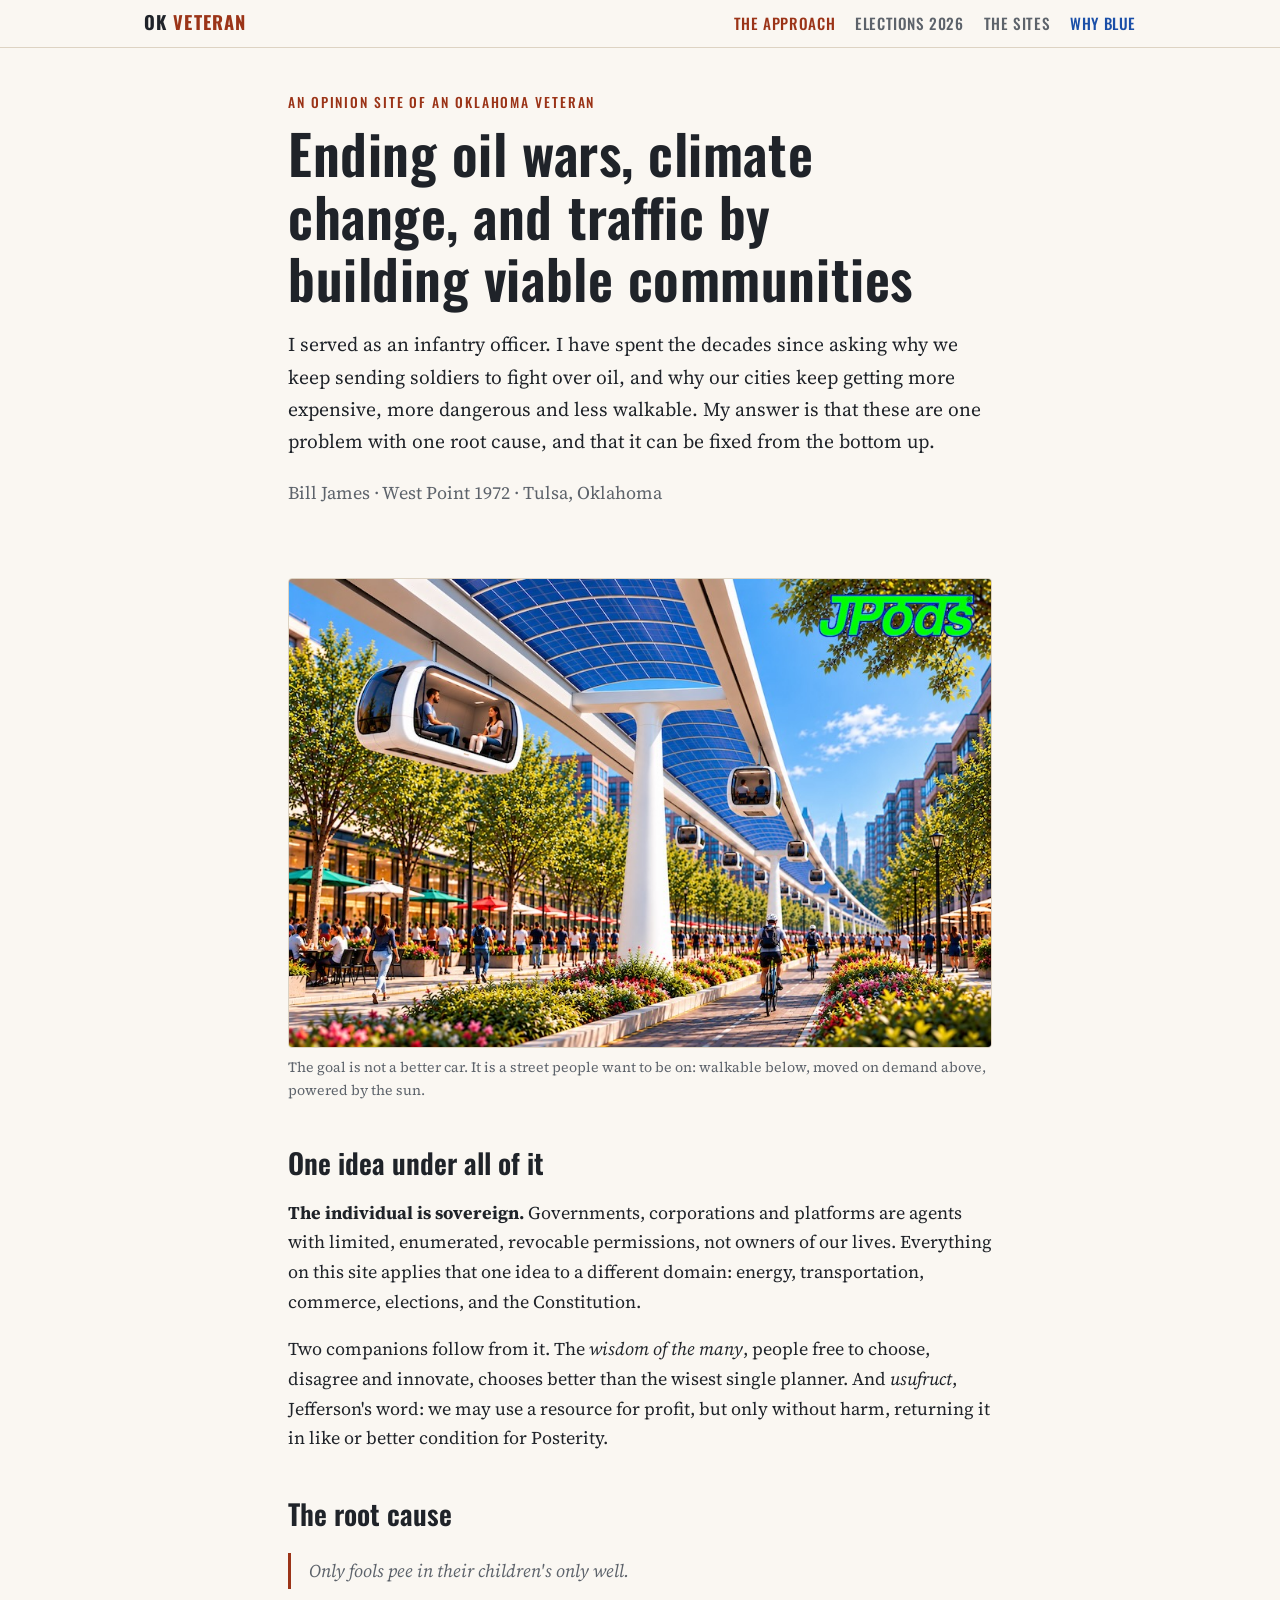
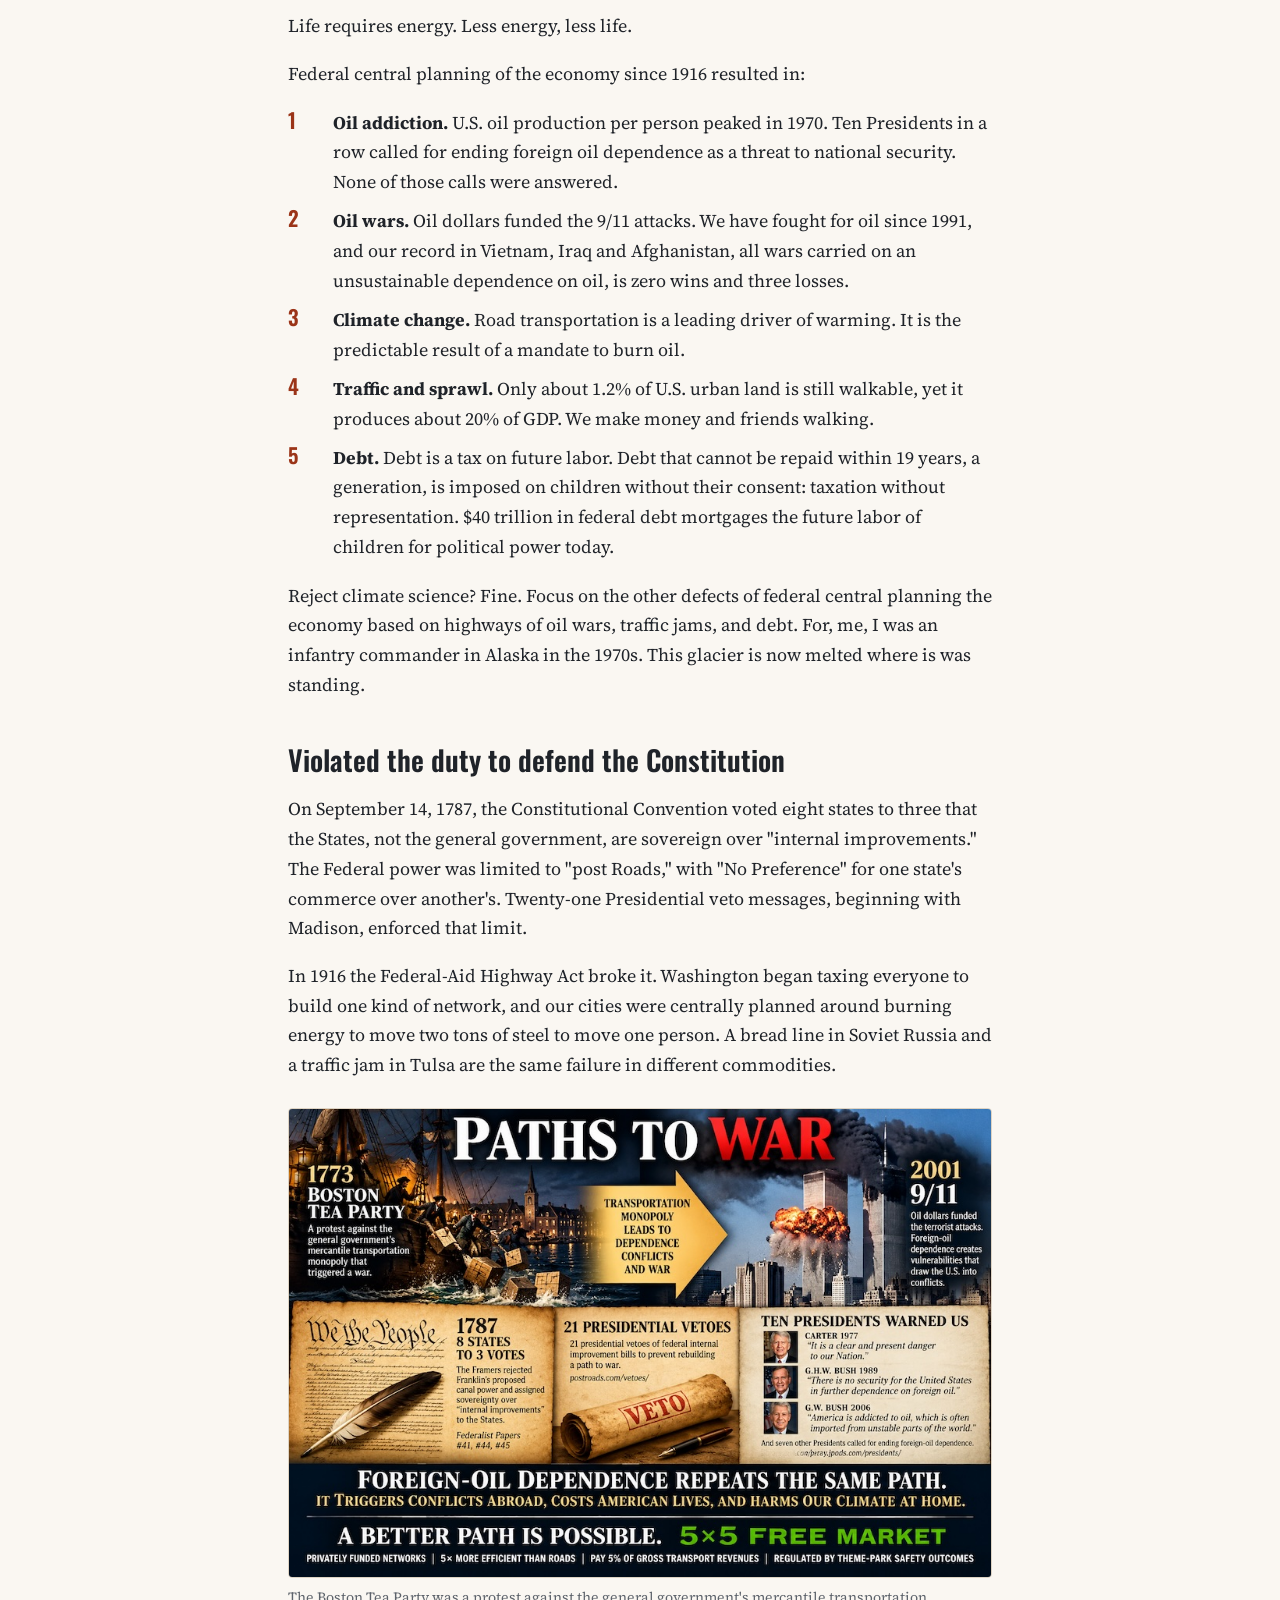
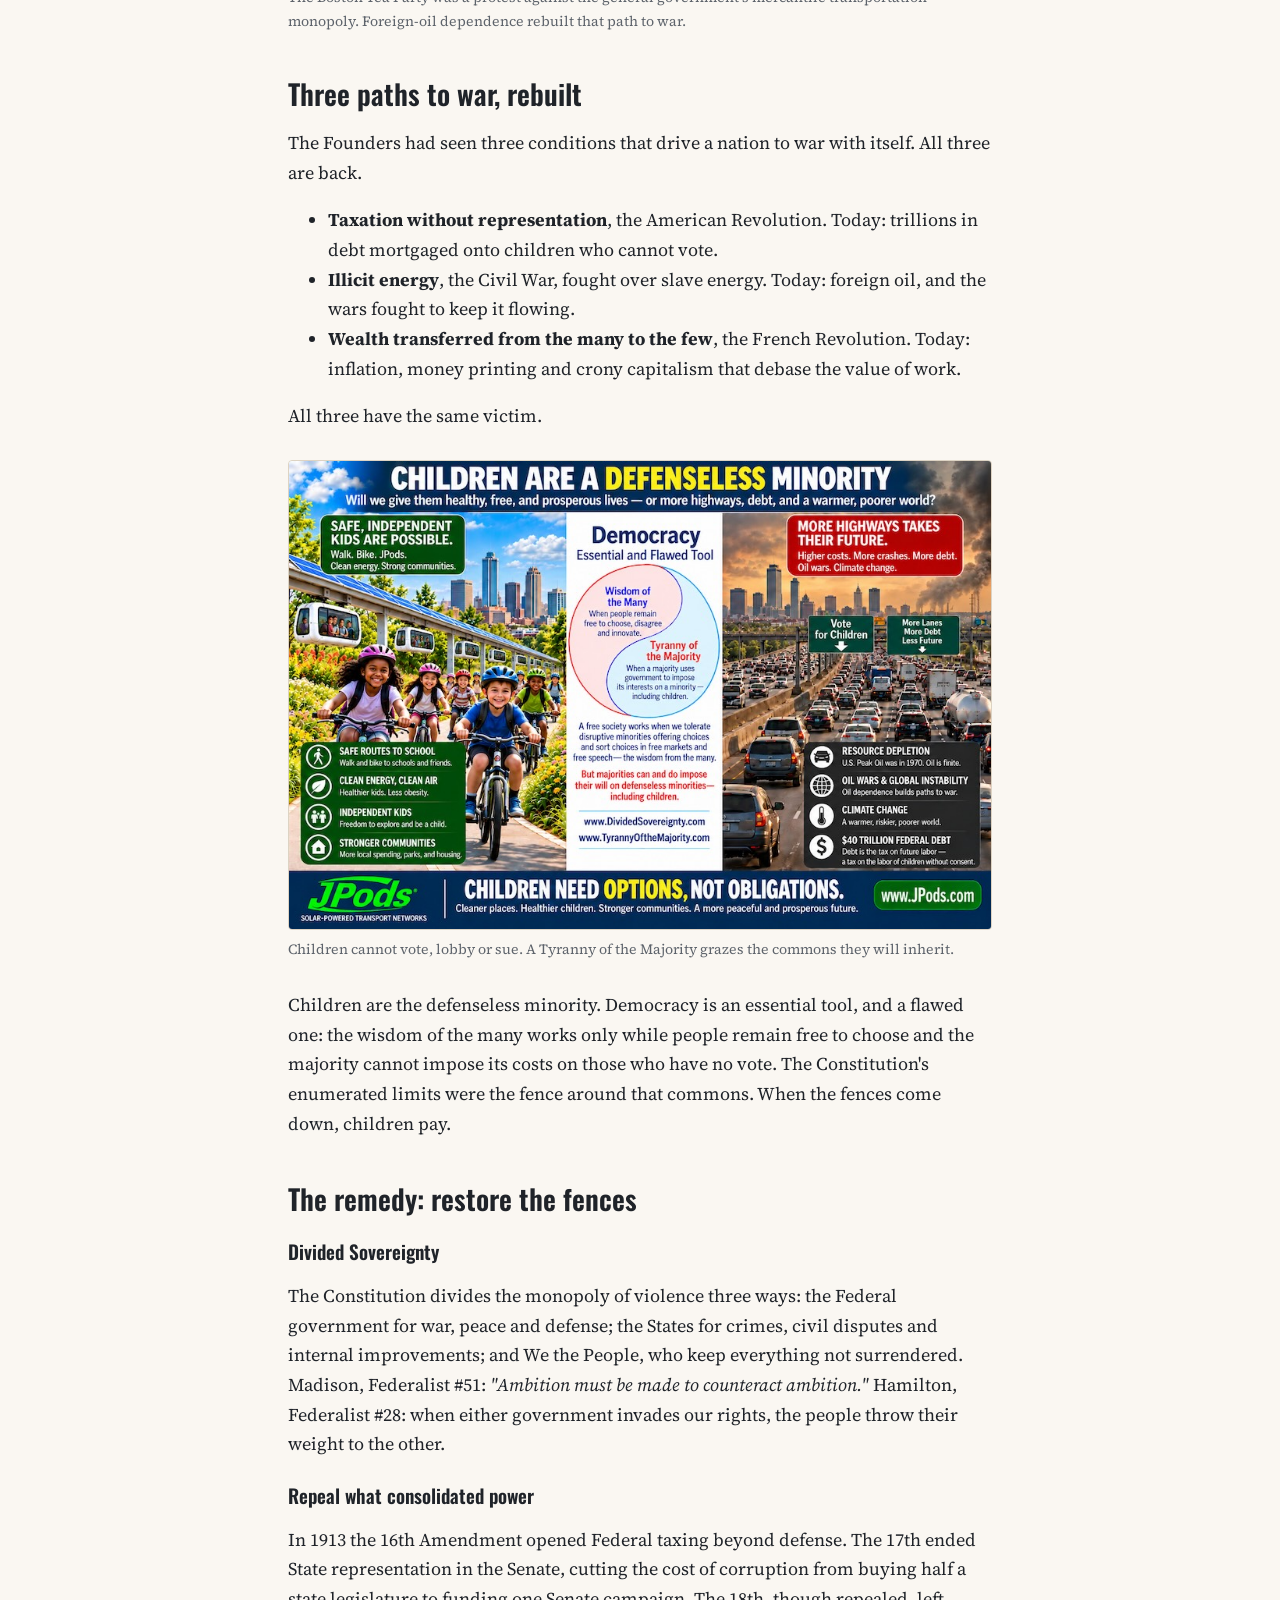
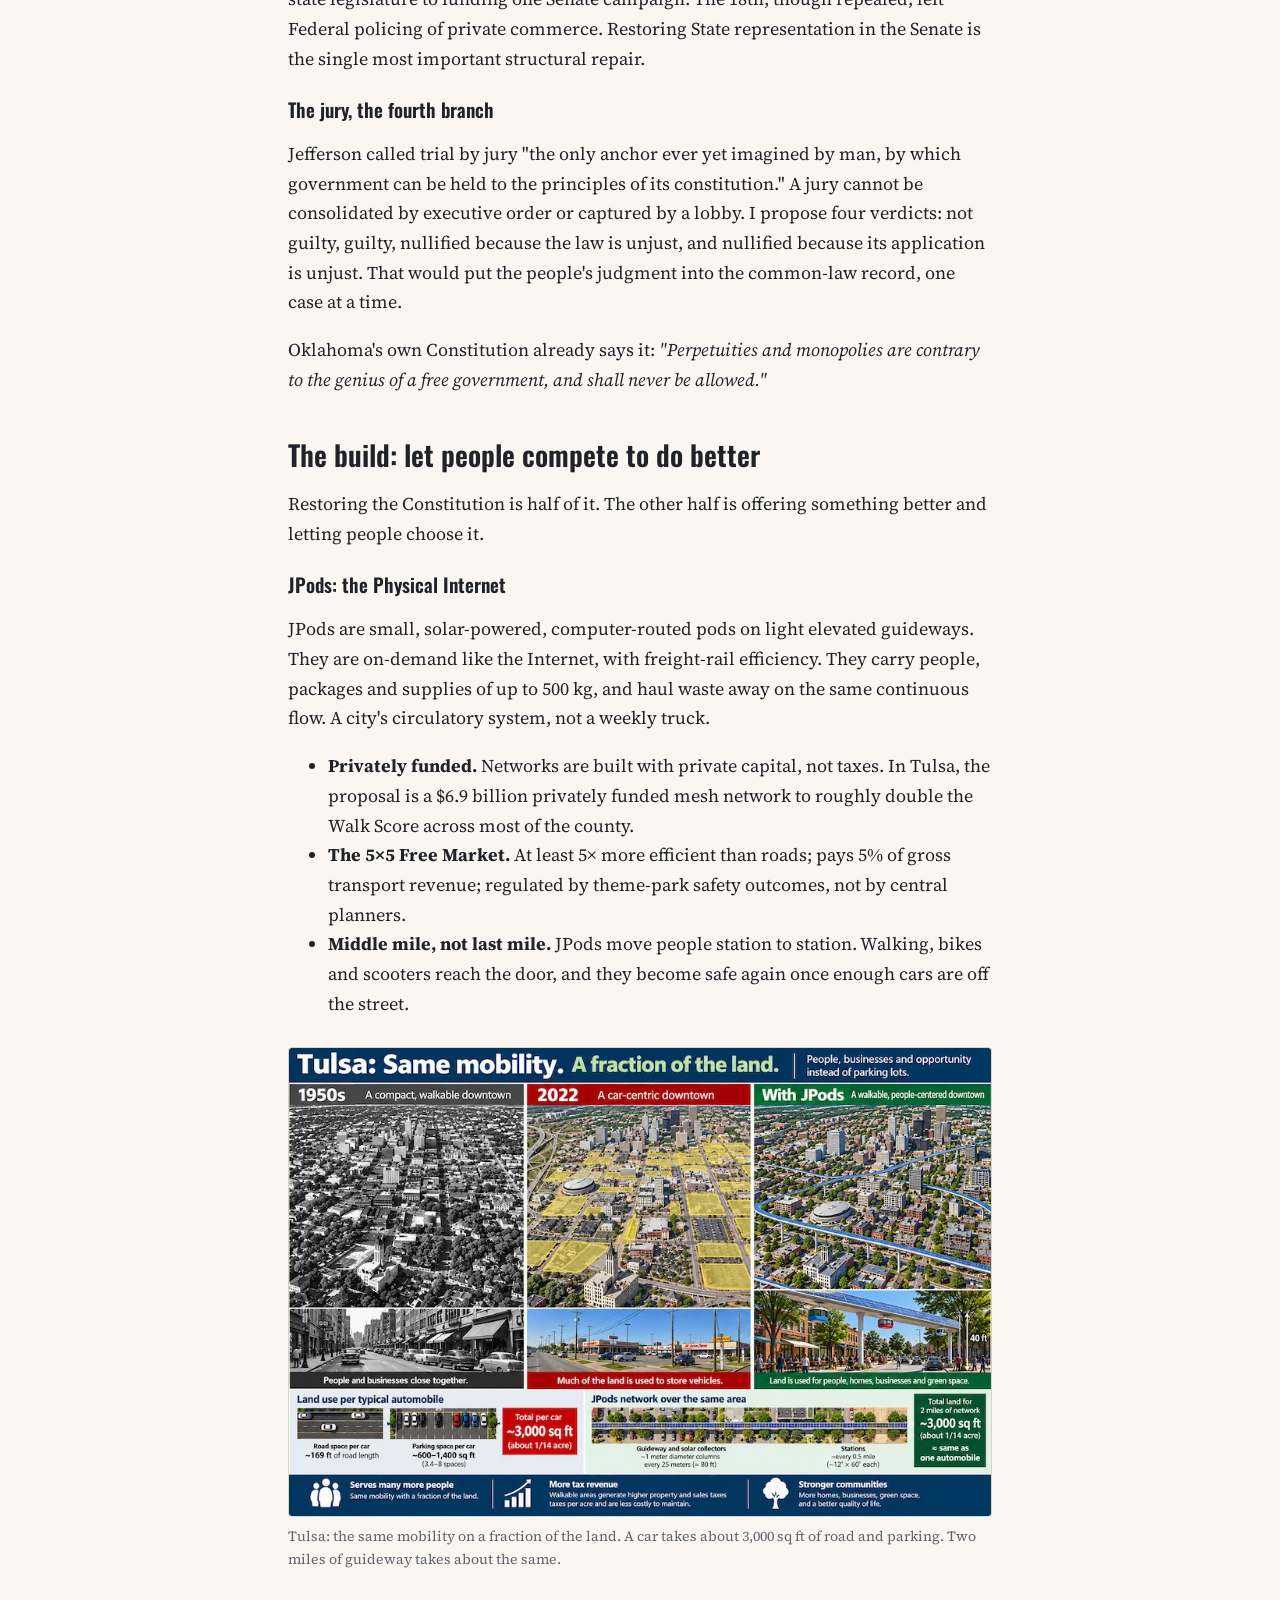
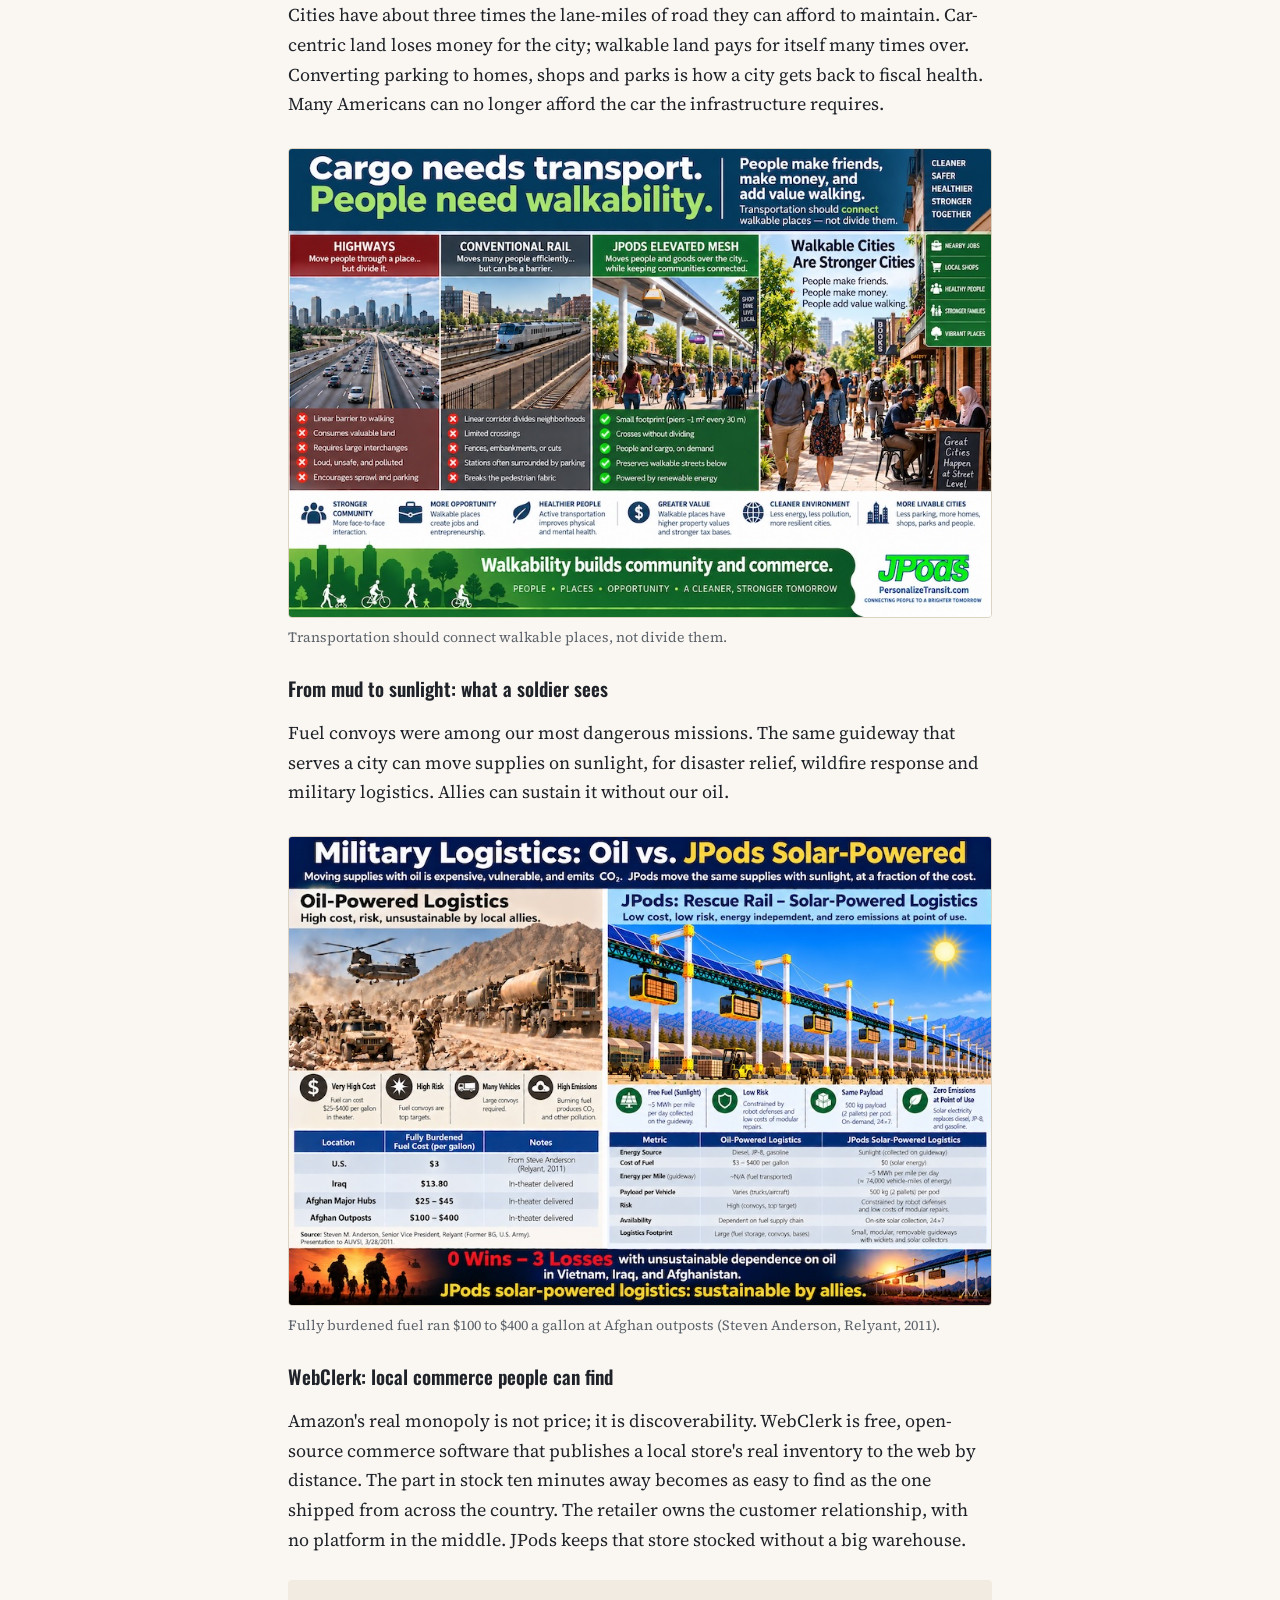
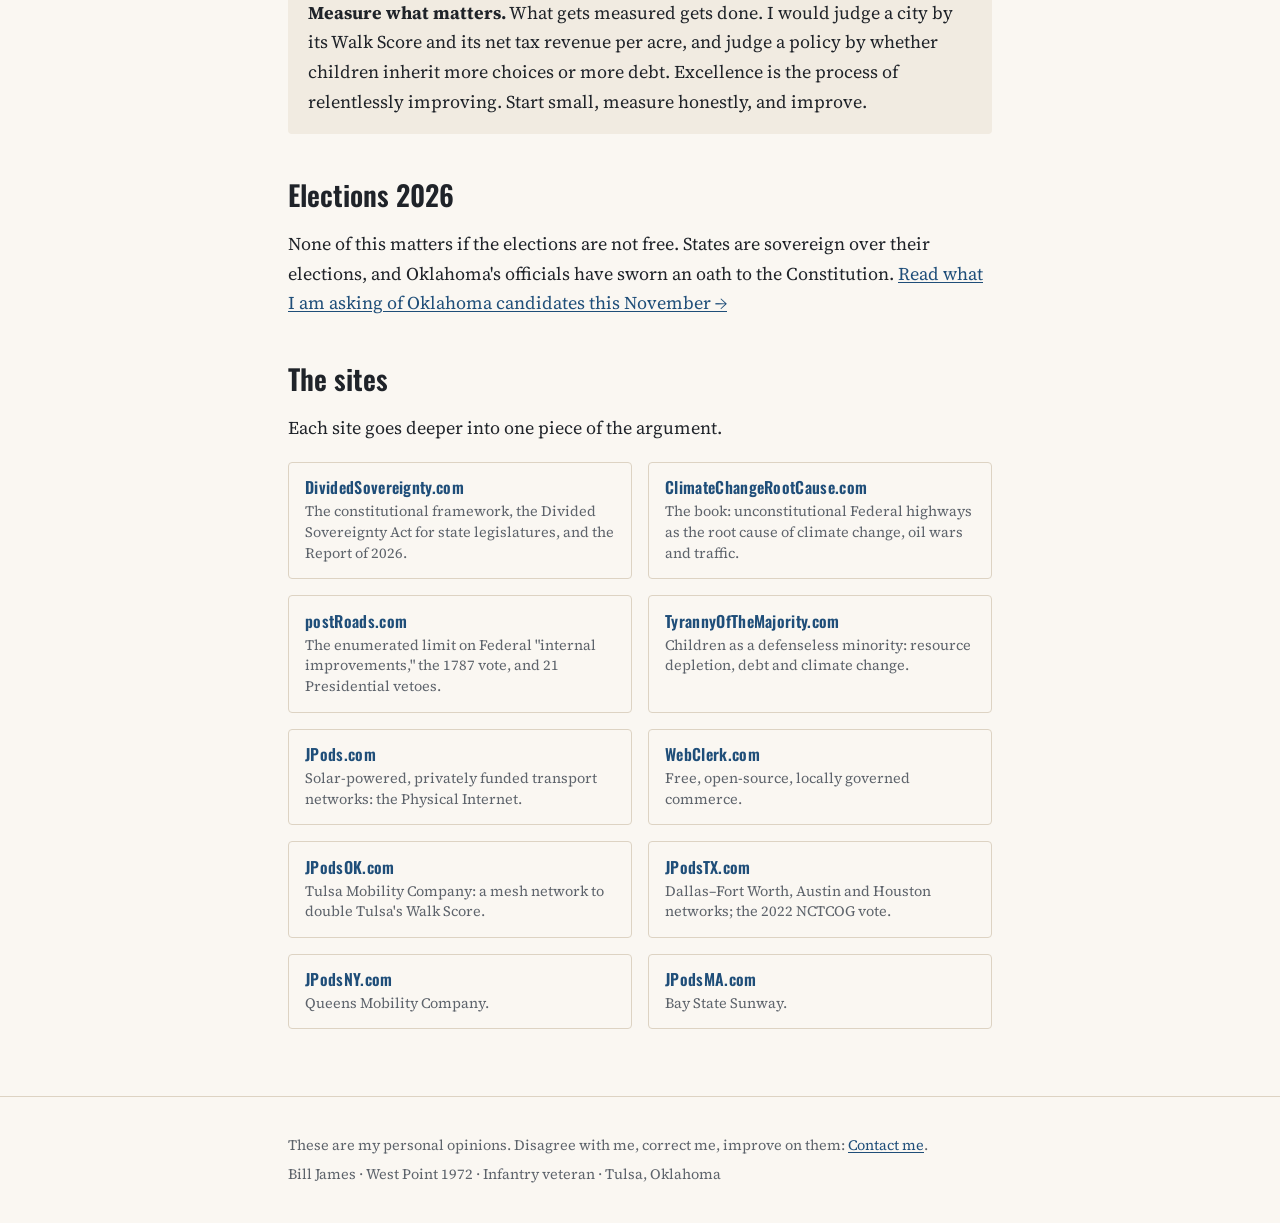
<file: index.html>
<!doctype html>
<html lang="en">
<head>
<meta charset="utf-8">
<meta name="viewport" content="width=device-width, initial-scale=1">
<title>OK Veteran</title>
<meta name="description" content="An Oklahoma veteran's personal approach to ending oil wars, climate change and traffic, and building viable communities.">
<link rel="preconnect" href="https://fonts.googleapis.com">
<link rel="preconnect" href="https://fonts.gstatic.com" crossorigin>
<link rel="stylesheet" href="https://fonts.googleapis.com/css2?family=Oswald:wght@500;600;700&family=Source+Serif+4:ital,wght@0,400;0,600;1,400&display=swap">
<link rel="stylesheet" href="style.css">
</head>
<body>

<nav class="site-nav">
  <div class="container wide">
    <a class="brand" href="index.html">OK <span>Veteran</span></a>
    <a href="index.html" aria-current="page">The Approach</a>
    <a href="elections-2026.html">Elections 2026</a>
    <a href="#sites">The Sites</a>
    <a class="nav-blue" href="why-blue.html">Why Blue</a>
  </div>
</nav>

<header class="hero">
  <div class="container">
    <p class="kicker">An opinion site of an Oklahoma veteran</p>
    <h1>Ending oil wars, climate change, and traffic by building viable communities</h1>
    <p class="lede">I served as an infantry officer. I have spent the decades since asking why we keep sending soldiers to
      fight over oil, and why our cities keep getting more expensive, more dangerous and less walkable. My answer is that
      these are one problem with one root cause, and that it can be fixed from the bottom up.</p>
    <p class="muted">Bill James &middot; West Point 1972 &middot; Tulsa, Oklahoma</p>
  </div>
</header>

<main>
  <div class="container">

    <figure>
      <img src="images/jpods-street.jpg" alt="Solar-covered elevated guideway with small suspended pods above a tree-lined street full of pedestrians, cafés and cyclists" width="900" height="600">
      <figcaption>The goal is not a better car. It is a street people want to be on: walkable below, moved on demand above, powered by the sun.</figcaption>
    </figure>

    <h2>One idea under all of it</h2>
    <p><strong>The individual is sovereign.</strong> Governments, corporations and platforms are agents with limited,
      enumerated, revocable permissions, not owners of our lives. Everything on this site applies that one idea to a
      different domain: energy, transportation, commerce, elections, and the Constitution.</p>
    <p>Two companions follow from it. The <em>wisdom of the many</em>, people free to choose, disagree and innovate,
      chooses better than the wisest single planner. And <em>usufruct</em>, Jefferson's word: we may use a resource for
      profit, but only without harm, returning it in like or better condition for Posterity.</p>


    <h2>The root cause</h2>
   <blockquote>Only fools pee in their children's only well.</blockquote>
    <p>Life requires energy. Less energy, less life.</p> 
    
    <p>Federal central planning of the economy since 1916 resulted in:</p>
    <ol class="chain">
      <li><span><strong>Oil addiction.</strong> U.S. oil production per person peaked in 1970. Ten Presidents in a row
        called for ending foreign oil dependence as a threat to national security. None of those calls were answered.</span></li>
      <li><span><strong>Oil wars.</strong> Oil dollars funded the 9/11 attacks. We have fought for oil since 1991, and
        our record in Vietnam, Iraq and Afghanistan, all wars carried on an unsustainable dependence on oil, is zero
        wins and three losses.</span></li>
      <li><span><strong>Climate change.</strong> Road transportation is a leading driver of warming. It is the predictable
        result of a mandate to burn oil.</span></li>
      <li><span><strong>Traffic and sprawl.</strong> Only about 1.2% of U.S. urban land is still walkable, yet it produces
        about 20% of GDP. We make money and friends walking.</span></li>
      <li><span><strong>Debt.</strong> Debt is a tax on future labor. Debt that cannot be repaid within 19 years, a
        generation, is imposed on children without their consent: taxation without representation. $40 trillion in federal debt mortgages the future labor of children for political power today.</span></li>
    </ol>
    <p>Reject climate science? Fine. Focus on the other defects of federal central planning the economy based on highways of oil wars, traffic jams, and debt. For, me, I was an infantry commander in Alaska in the 1970s. This glacier is now melted where is was standing.</p>
    
    <h2>Violated the duty to defend the Constitution</h2>
    <p>On September 14, 1787, the Constitutional Convention voted eight states to three that the States, not the
      general government, are sovereign over "internal improvements." The Federal power was limited to "post Roads,"
      with "No Preference" for one state's commerce over another's. Twenty-one Presidential veto messages, beginning
      with Madison, enforced that limit.</p>
    <p>In 1916 the Federal-Aid Highway Act broke it. Washington began taxing everyone to build one kind of network,
      and our cities were centrally planned around burning energy to move two tons of steel to move one person. A
      bread line in Soviet Russia and a traffic jam in Tulsa are the same failure in different commodities.</p>
    <figure>
      <img src="images/paths-to-war.jpg" alt="Infographic: Paths to War, from the 1773 Boston Tea Party against a transportation monopoly to 9/11 funded by oil dollars; 1787 vote of 8 states to 3; 21 Presidential vetoes; ten Presidents warned of foreign oil" width="900" height="600">
      <figcaption>The Boston Tea Party was a protest against the general government's mercantile transportation monopoly. Foreign-oil dependence rebuilt that path to war.</figcaption>
    </figure>

    <h2>Three paths to war, rebuilt</h2>
    <p>The Founders had seen three conditions that drive a nation to war with itself. All three are back.</p>
    <ul>
      <li><strong>Taxation without representation</strong>, the American Revolution. Today: trillions in debt mortgaged
        onto children who cannot vote.</li>
      <li><strong>Illicit energy</strong>, the Civil War, fought over slave energy. Today: foreign oil, and the wars
        fought to keep it flowing.</li>
      <li><strong>Wealth transferred from the many to the few</strong>, the French Revolution. Today: inflation, money
        printing and crony capitalism that debase the value of work.</li>
    </ul>
    <p>All three have the same victim.</p>

    <figure>
      <img src="images/children-minority.jpg" alt="Infographic: Children are a defenseless minority. Left, children biking safely beneath solar pods; right, a congested highway labeled resource depletion, oil wars, climate change and federal debt" width="900" height="600">
      <figcaption>Children cannot vote, lobby or sue. A Tyranny of the Majority grazes the commons they will inherit.</figcaption>
    </figure>
    <p>Children are the defenseless minority. Democracy is an essential tool, and a flawed one: the wisdom of the many
      works only while people remain free to choose and the majority cannot impose its costs on those who have no vote.
      The Constitution's enumerated limits were the fence around that commons. When the fences come down, children pay.</p>

    <h2>The remedy: restore the fences</h2>
    <h3>Divided Sovereignty</h3>
    <p>The Constitution divides the monopoly of violence three ways: the Federal government for war, peace and defense;
      the States for crimes, civil disputes and internal improvements; and We the People, who keep everything not
      surrendered. Madison, Federalist #51: <em>"Ambition must be made to counteract ambition."</em> Hamilton,
      Federalist #28: when either government invades our rights, the people throw their weight to the other.</p>
    <h3>Repeal what consolidated power</h3>
    <p>In 1913 the 16th Amendment opened Federal taxing beyond defense. The 17th ended State representation in the
      Senate, cutting the cost of corruption from buying half a state legislature to funding one Senate campaign. The
      18th, though repealed, left Federal policing of private commerce. Restoring State representation in the Senate
      is the single most important structural repair.</p>
    <h3>The jury, the fourth branch</h3>
    <p>Jefferson called trial by jury "the only anchor ever yet imagined by man, by which government can be held to the
      principles of its constitution." A jury cannot be consolidated by executive order or captured by a lobby. I
      propose four verdicts: not guilty, guilty, nullified because the law is unjust, and nullified because its
      application is unjust. That would put the people's judgment into the common-law record, one case at a time.</p>
    <p>Oklahoma's own Constitution already says it: <em>"Perpetuities and monopolies are contrary to the genius of a free
      government, and shall never be allowed."</em></p>

    <h2>The build: let people compete to do better</h2>
    <p>Restoring the Constitution is half of it. The other half is offering something better and letting people choose it.</p>
    <h3>JPods: the Physical Internet</h3>
    <p>JPods are small, solar-powered, computer-routed pods on light elevated guideways. They are on-demand like the
      Internet, with freight-rail efficiency. They carry people, packages and supplies of up to 500 kg, and haul waste
      away on the same continuous flow. A city's circulatory system, not a weekly truck.</p>
    <ul>
      <li><strong>Privately funded.</strong> Networks are built with private capital, not taxes. In Tulsa, the proposal is
        a $6.9 billion privately funded mesh network to roughly double the Walk Score across most of the county.</li>
      <li><strong>The 5&times;5 Free Market.</strong> At least 5&times; more efficient than roads; pays 5% of gross
        transport revenue; regulated by theme-park safety outcomes, not by central planners.</li>
      <li><strong>Middle mile, not last mile.</strong> JPods move people station to station. Walking, bikes and scooters
        reach the door, and they become safe again once enough cars are off the street.</li>
    </ul>

    <figure>
      <img src="images/tulsa-land.jpg" alt="Infographic: Tulsa in the 1950s compact and walkable, in 2022 car-centric with parking lots highlighted, and with JPods walkable and people-centered; about 3,000 square feet of land per car versus about the same for two miles of JPods guideway" width="900" height="600">
      <figcaption>Tulsa: the same mobility on a fraction of the land. A car takes about 3,000 sq ft of road and parking. Two miles of guideway takes about the same.</figcaption>
    </figure>

    <p>Cities have about three times the lane-miles of road they can afford to maintain. Car-centric land loses money for
      the city; walkable land pays for itself many times over. Converting parking to homes, shops and parks is how a
      city gets back to fiscal health. Many Americans can no longer afford the car the infrastructure requires.</p>

    <figure>
      <img src="images/walkable-city.jpg" alt="Infographic: Cargo needs transport, people need walkability. Highways and conventional rail divide neighborhoods; a JPods elevated mesh crosses without dividing; walkable cities are stronger cities" width="900" height="600">
      <figcaption>Transportation should connect walkable places, not divide them.</figcaption>
    </figure>

    <h3>From mud to sunlight: what a soldier sees</h3>
    <p>Fuel convoys were among our most dangerous missions. The same guideway that serves a city can move supplies on
      sunlight, for disaster relief, wildfire response and military logistics. Allies can sustain it without our oil.</p>
    <figure>
      <img src="images/oil-vs-solar-logistics.jpg" alt="Infographic: Military logistics, oil versus JPods solar-powered. Fully burdened fuel cost from $3 a gallon in the U.S. to $100 to $400 at Afghan outposts; solar guideways collect about 5 MWh per mile per day" width="900" height="600">
      <figcaption>Fully burdened fuel ran $100 to $400 a gallon at Afghan outposts (Steven Anderson, Relyant, 2011).</figcaption>
    </figure>

    <h3>WebClerk: local commerce people can find</h3>
    <p>Amazon's real monopoly is not price; it is discoverability. WebClerk is free, open-source commerce software that
      publishes a local store's real inventory to the web by distance. The part in stock ten minutes away becomes as
      easy to find as the one shipped from across the country. The retailer owns the customer relationship, with no
      platform in the middle. JPods keeps that store stocked without a big warehouse.</p>

    <div class="callout">
      <p><strong>Measure what matters.</strong> What gets measured gets done. I would judge a city by its Walk Score and
        its net tax revenue per acre, and judge a policy by whether children inherit more choices or more debt.
        Excellence is the process of relentlessly improving. Start small, measure honestly, and improve.</p>
    </div>

    <h2>Elections 2026</h2>
    <p>None of this matters if the elections are not free. States are sovereign over their elections, and Oklahoma's
      officials have sworn an oath to the Constitution. <a href="elections-2026.html">Read what I am asking of Oklahoma
      candidates this November &rarr;</a></p>

    <h2 id="sites">The sites</h2>
    <p>Each site goes deeper into one piece of the argument.</p>
    <div class="sites">
      <a href="https://www.dividedsovereignty.com/"><strong>DividedSovereignty.com</strong><span>The constitutional framework, the Divided Sovereignty Act for state legislatures, and the Report of 2026.</span></a>
      <a href="https://www.climatechangerootcause.com/"><strong>ClimateChangeRootCause.com</strong><span>The book: unconstitutional Federal highways as the root cause of climate change, oil wars and traffic.</span></a>
      <a href="https://www.postroads.com/"><strong>postRoads.com</strong><span>The enumerated limit on Federal "internal improvements," the 1787 vote, and 21 Presidential vetoes.</span></a>
      <a href="https://tyrannyofthemajority.com/"><strong>TyrannyOfTheMajority.com</strong><span>Children as a defenseless minority: resource depletion, debt and climate change.</span></a>
      <a href="https://jpods.com/"><strong>JPods.com</strong><span>Solar-powered, privately funded transport networks: the Physical Internet.</span></a>
      <a href="https://www.webclerk.com/"><strong>WebClerk.com</strong><span>Free, open-source, locally governed commerce.</span></a>
      <a href="https://www.tulsamobilitycompany.com/"><strong>JPodsOK.com</strong><span>Tulsa Mobility Company: a mesh network to double Tulsa's Walk Score.</span></a>
      <a href="https://jpodstx.com/"><strong>JPodsTX.com</strong><span>Dallas–Fort Worth, Austin and Houston networks; the 2022 NCTCOG vote.</span></a>
      <a href="https://www.queensmobilitycompany.com/"><strong>JPodsNY.com</strong><span>Queens Mobility Company.</span></a>
      <a href="https://baystatesunway.com/"><strong>JPodsMA.com</strong><span>Bay State Sunway.</span></a>
    </div>

  </div>
</main>

<footer>
  <div class="container">
    <p>These are my personal opinions. Disagree with me, correct me, improve on them: <a href="https://www.dividedsovereignty.com/contact/">Contact me</a>.</p>
    <p>Bill James &middot; West Point 1972 &middot; Infantry veteran &middot; Tulsa, Oklahoma</p>
  </div>
</footer>

</body>
</html>
</file>
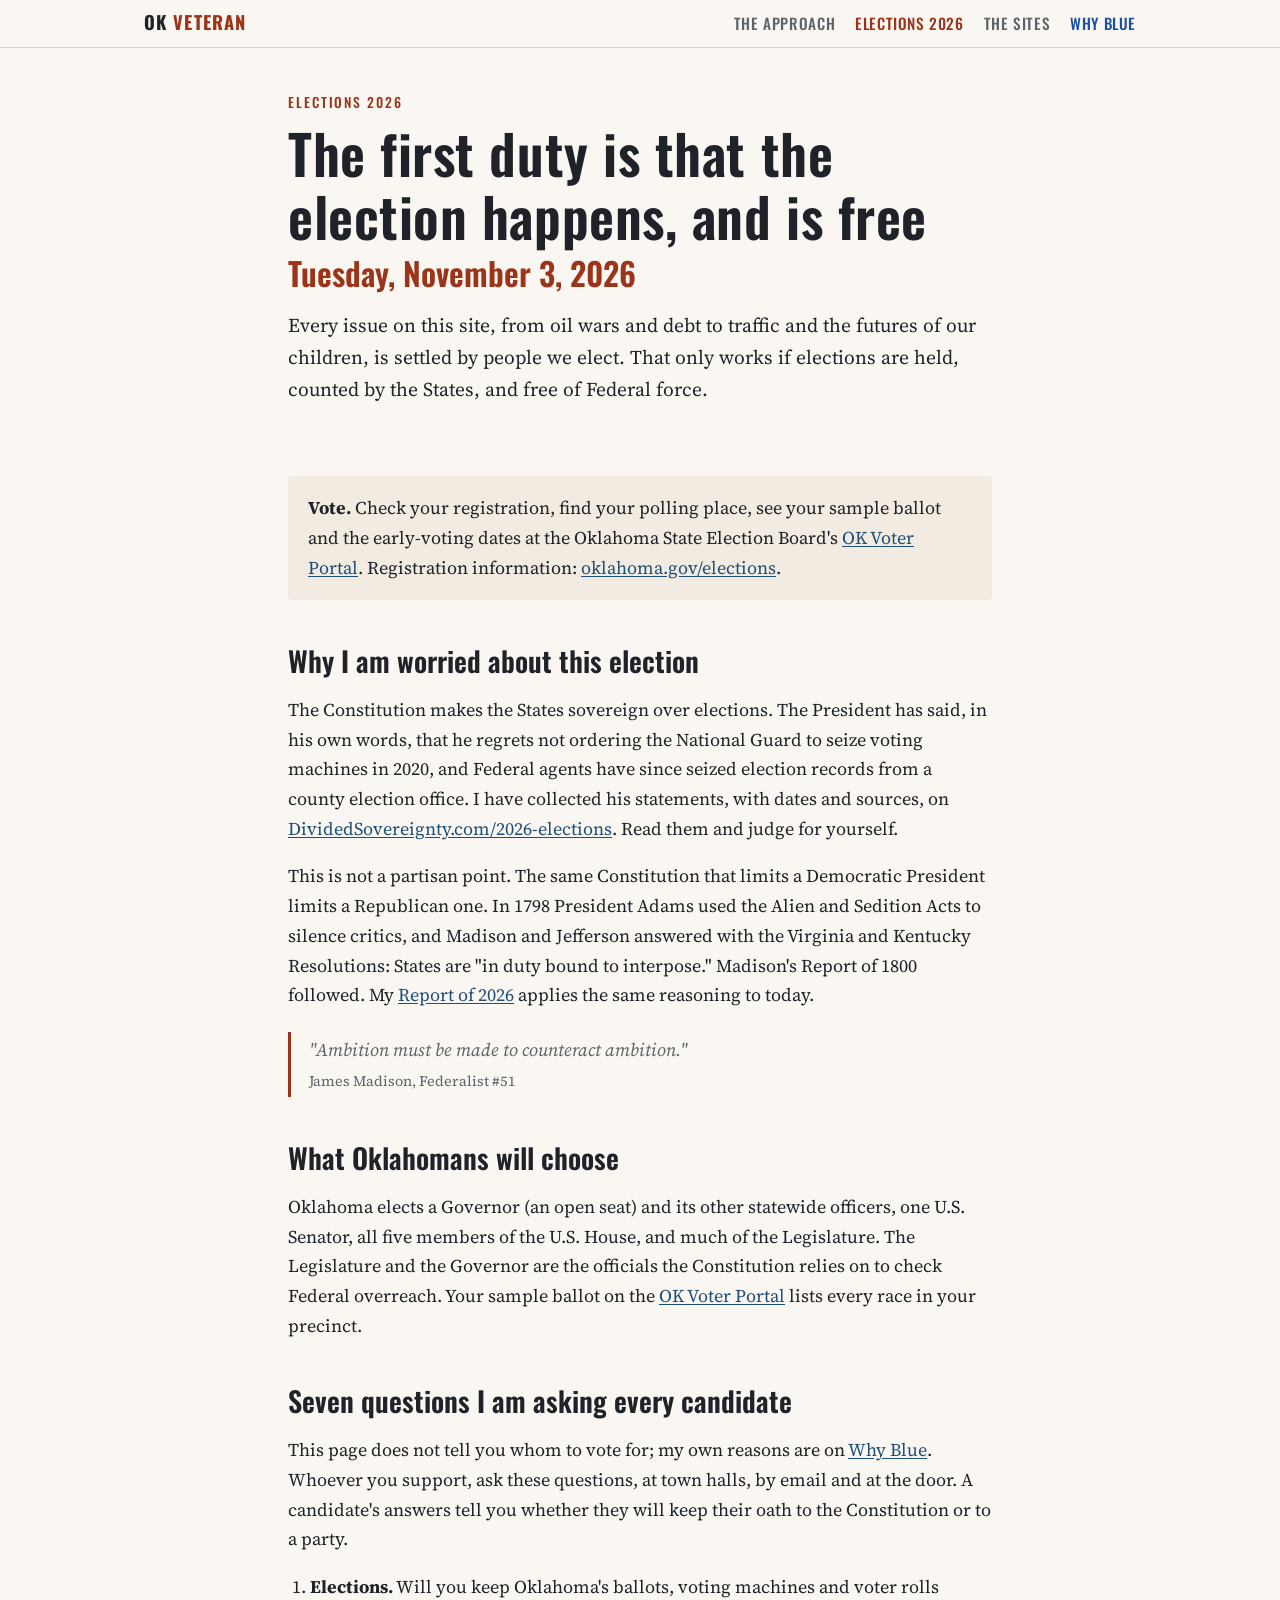
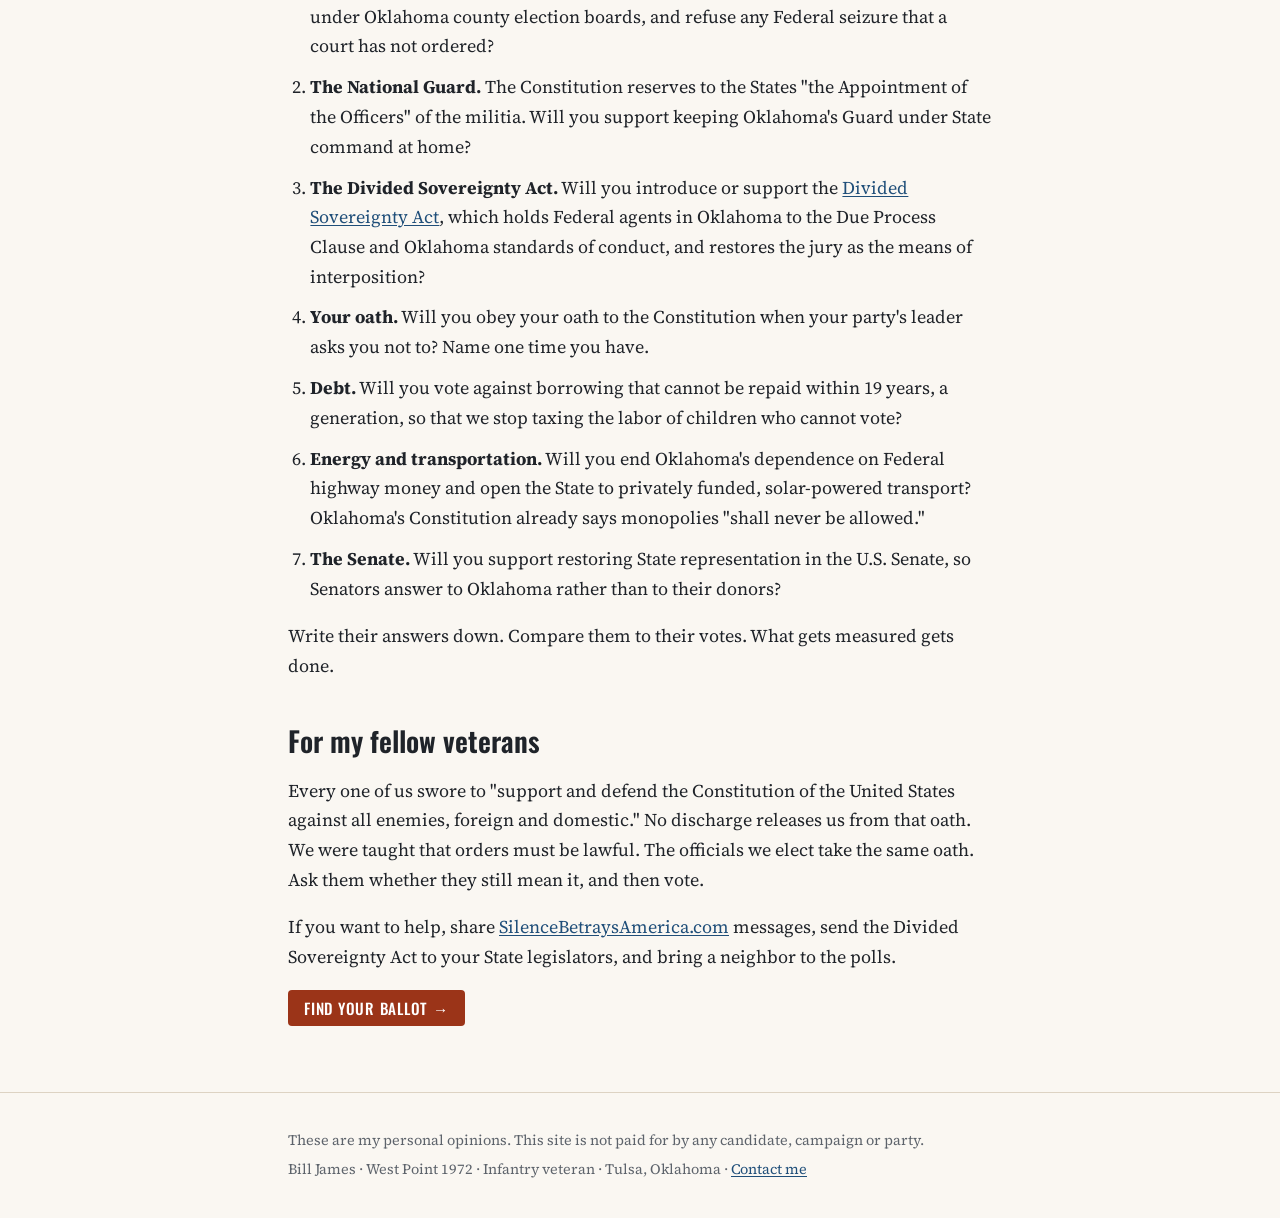
<file: elections-2026.html>
<!doctype html>
<html lang="en">
<head>
<meta charset="utf-8">
<meta name="viewport" content="width=device-width, initial-scale=1">
<title>Elections 2026 — OK Veteran</title>
<meta name="description" content="An Oklahoma veteran's questions for 2026 candidates: State sovereignty over elections, the National Guard, debt, energy and transportation.">
<link rel="preconnect" href="https://fonts.googleapis.com">
<link rel="preconnect" href="https://fonts.gstatic.com" crossorigin>
<link rel="stylesheet" href="https://fonts.googleapis.com/css2?family=Oswald:wght@500;600;700&family=Source+Serif+4:ital,wght@0,400;0,600;1,400&display=swap">
<link rel="stylesheet" href="style.css">
</head>
<body>

<nav class="site-nav">
  <div class="container wide">
    <a class="brand" href="index.html">OK <span>Veteran</span></a>
    <a href="index.html">The Approach</a>
    <a href="elections-2026.html" aria-current="page">Elections 2026</a>
    <a href="index.html#sites">The Sites</a>
    <a class="nav-blue" href="why-blue.html">Why Blue</a>
  </div>
</nav>

<header class="hero">
  <div class="container">
    <p class="kicker">Elections 2026</p>
    <h1>The first duty is that the election happens, and is free</h1>
    <p class="date-big">Tuesday, November 3, 2026</p>
    <p class="lede">Every issue on this site, from oil wars and debt to traffic and the futures of our children, is settled
      by people we elect. That only works if elections are held, counted by the States, and free of Federal force.</p>
  </div>
</header>

<main>
  <div class="container">

    <div class="callout">
      <p><strong>Vote.</strong> Check your registration, find your polling place, see your sample ballot and the early-voting
        dates at the Oklahoma State Election Board's <a href="https://oklahoma.gov/elections/ovp.html">OK Voter Portal</a>.
        Registration information: <a href="https://oklahoma.gov/elections/voter-registration.html">oklahoma.gov/elections</a>.</p>
    </div>

    <h2>Why I am worried about this election</h2>
    <p>The Constitution makes the States sovereign over elections. The President has said, in his own words, that he
      regrets not ordering the National Guard to seize voting machines in 2020, and Federal agents have since seized
      election records from a county election office. I have collected his statements, with dates and sources, on
      <a href="https://www.dividedsovereignty.com/2026-elections/">DividedSovereignty.com/2026-elections</a>. Read them and
      judge for yourself.</p>
    <p>This is not a partisan point. The same Constitution that limits a Democratic President limits a Republican one. In
      1798 President Adams used the Alien and Sedition Acts to silence critics, and Madison and Jefferson answered with the
      Virginia and Kentucky Resolutions: States are "in duty bound to interpose." Madison's Report of 1800 followed. My
      <a href="https://www.dividedsovereignty.com/reportof2026/">Report of 2026</a> applies the same reasoning to today.</p>
    <blockquote>"Ambition must be made to counteract ambition."<cite>James Madison, Federalist #51</cite></blockquote>

    <h2>What Oklahomans will choose</h2>
    <p>Oklahoma elects a Governor (an open seat) and its other statewide officers, one U.S. Senator, all five members of
      the U.S. House, and much of the Legislature. The Legislature and the Governor are the officials the Constitution
      relies on to check Federal overreach. Your sample ballot on the <a href="https://oklahoma.gov/elections/ovp.html">OK
      Voter Portal</a> lists every race in your precinct.</p>

    <h2>Seven questions I am asking every candidate</h2>
    <p>This page does not tell you whom to vote for; my own reasons are on <a href="why-blue.html">Why Blue</a>. Whoever
      you support, ask these questions, at town halls, by
      email and at the door. A candidate's answers tell you whether they will keep their oath to the Constitution or to a
      party.</p>
    <ol class="questions">
      <li><strong>Elections.</strong> Will you keep Oklahoma's ballots, voting machines and voter rolls under Oklahoma
        county election boards, and refuse any Federal seizure that a court has not ordered?</li>
      <li><strong>The National Guard.</strong> The Constitution reserves to the States "the Appointment of the Officers" of
        the militia. Will you support keeping Oklahoma's Guard under State command at home?</li>
      <li><strong>The Divided Sovereignty Act.</strong> Will you introduce or support the
        <a href="https://www.dividedsovereignty.com/act/">Divided Sovereignty Act</a>, which holds Federal agents in
        Oklahoma to the Due Process Clause and Oklahoma standards of conduct, and restores the jury as the means of
        interposition?</li>
      <li><strong>Your oath.</strong> Will you obey your oath to the Constitution when your party's leader asks you not to?
        Name one time you have.</li>
      <li><strong>Debt.</strong> Will you vote against borrowing that cannot be repaid within 19 years, a generation, so that
        we stop taxing the labor of children who cannot vote?</li>
      <li><strong>Energy and transportation.</strong> Will you end Oklahoma's dependence on Federal highway money and open
        the State to privately funded, solar-powered transport? Oklahoma's Constitution already says monopolies "shall never
        be allowed."</li>
      <li><strong>The Senate.</strong> Will you support restoring State representation in the U.S. Senate, so Senators answer
        to Oklahoma rather than to their donors?</li>
    </ol>
    <p>Write their answers down. Compare them to their votes. What gets measured gets done.</p>

    <h2>For my fellow veterans</h2>
    <p>Every one of us swore to "support and defend the Constitution of the United States against all enemies, foreign and
      domestic." No discharge releases us from that oath. We were taught that orders must be lawful. The officials we
      elect take the same oath. Ask them whether they still mean it, and then vote.</p>
    <p>If you want to help, share
      <a href="https://www.dividedsovereignty.com/betrayamerica/">SilenceBetraysAmerica.com</a> messages, send the Divided
      Sovereignty Act to your State legislators, and bring a neighbor to the polls.</p>

    <p><a class="btn" href="https://oklahoma.gov/elections/ovp.html">Find your ballot &rarr;</a></p>

  </div>
</main>

<footer>
  <div class="container">
    <p>These are my personal opinions. This site is not paid for by any candidate, campaign or party.</p>
    <p>Bill James &middot; West Point 1972 &middot; Infantry veteran &middot; Tulsa, Oklahoma &middot; <a href="https://www.dividedsovereignty.com/contact/">Contact me</a></p>
  </div>
</footer>

</body>
</html>
</file>
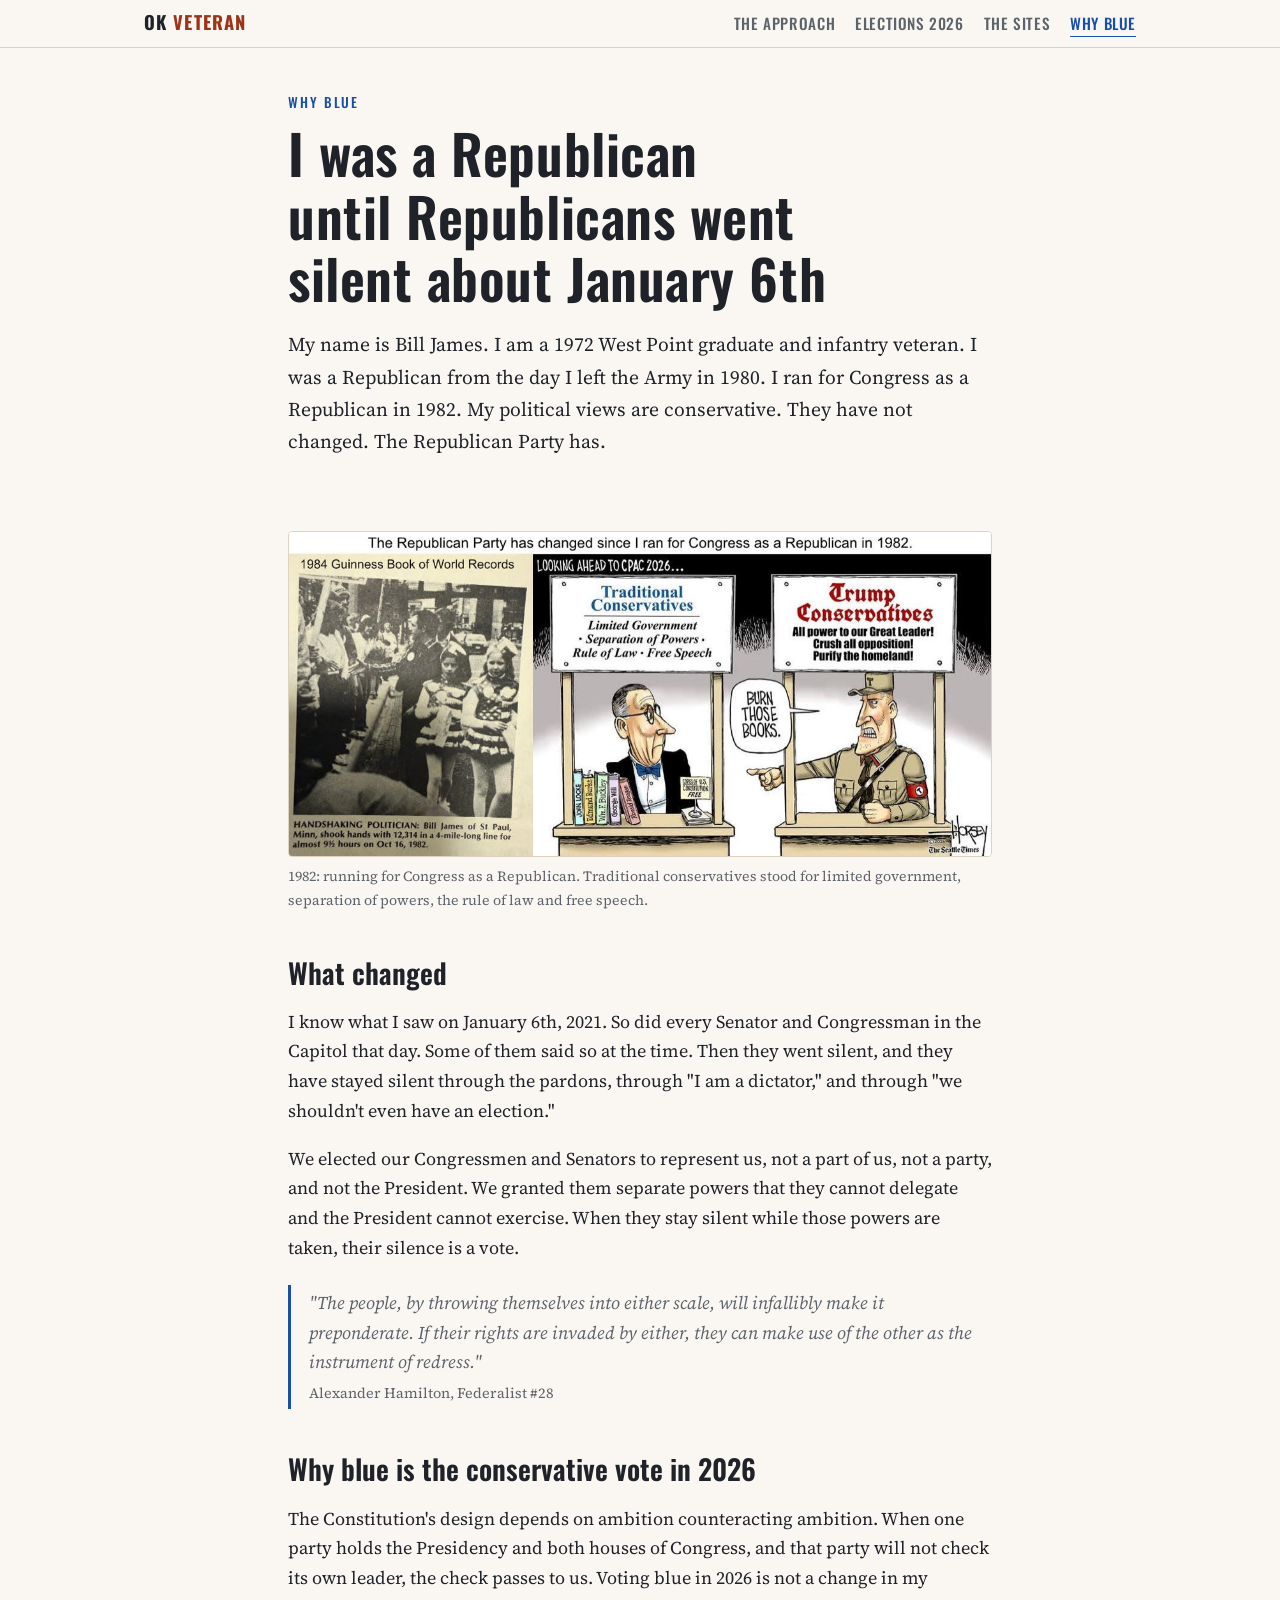
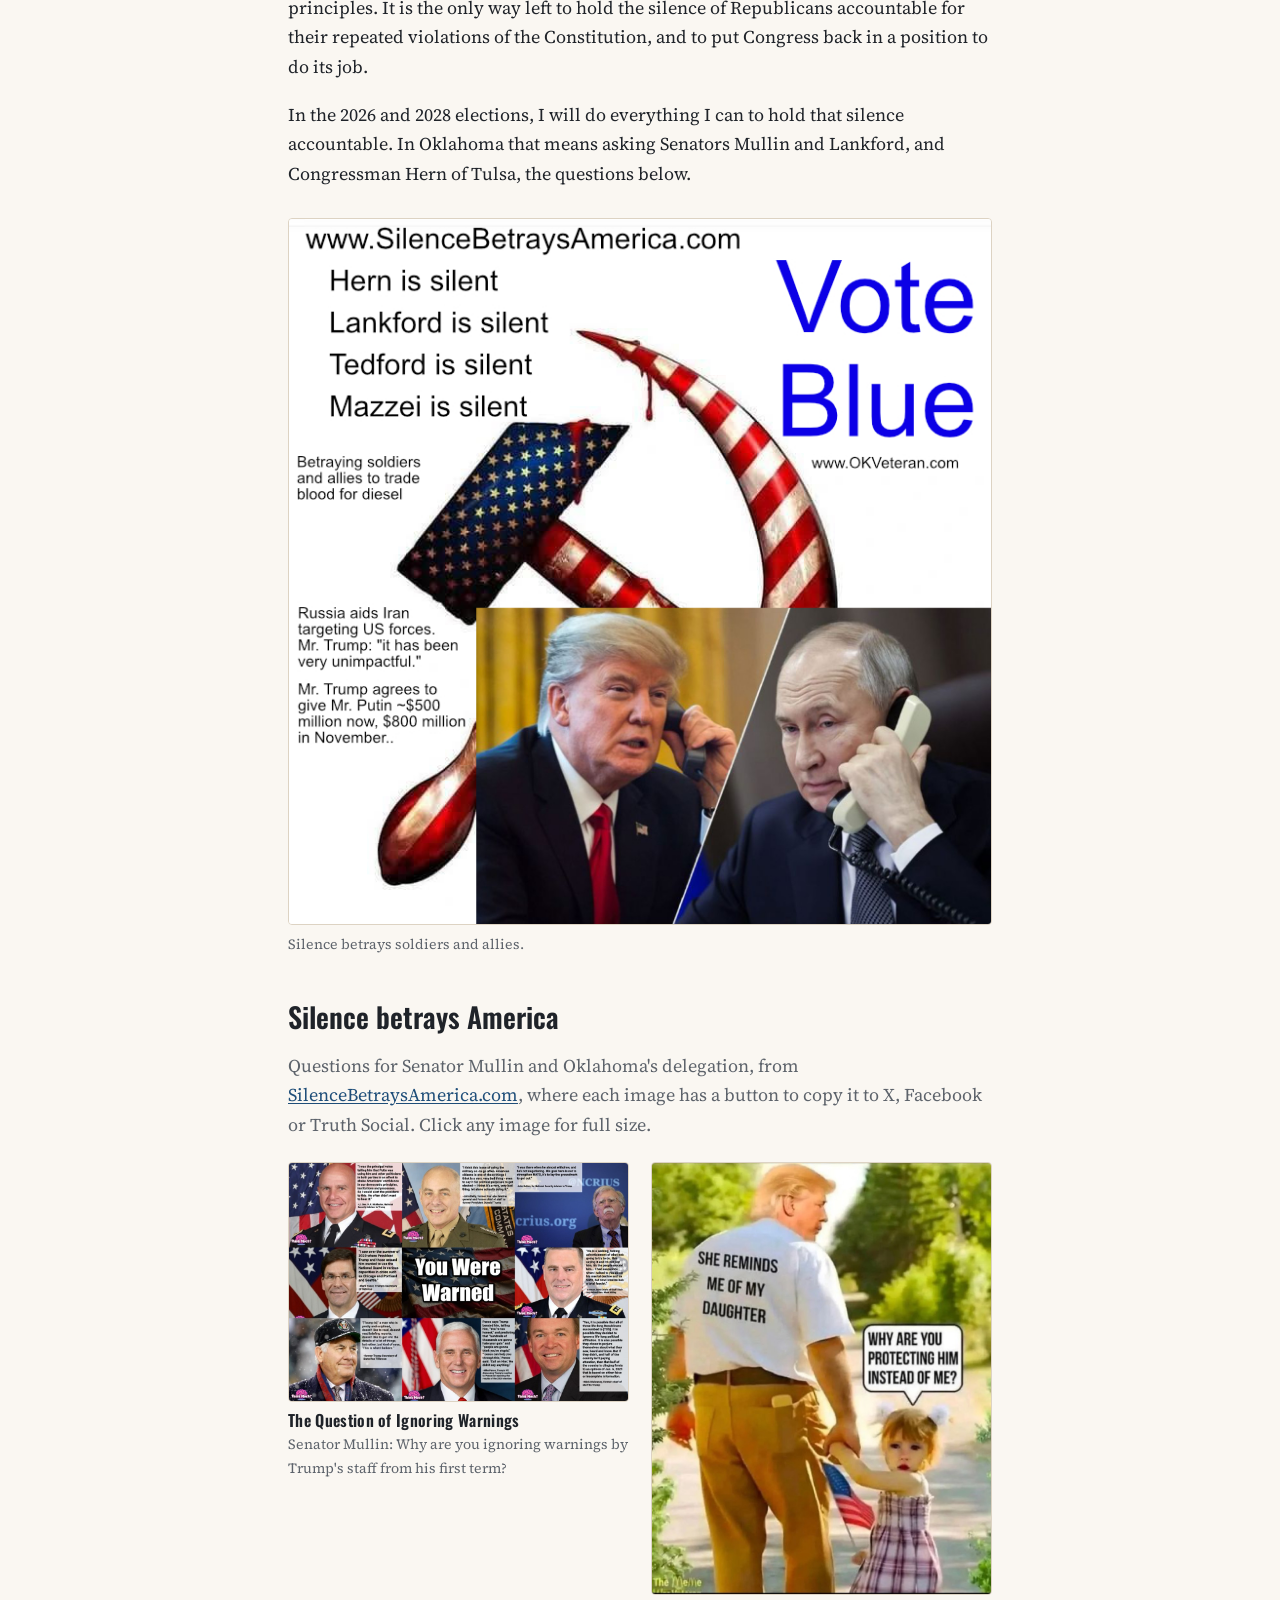
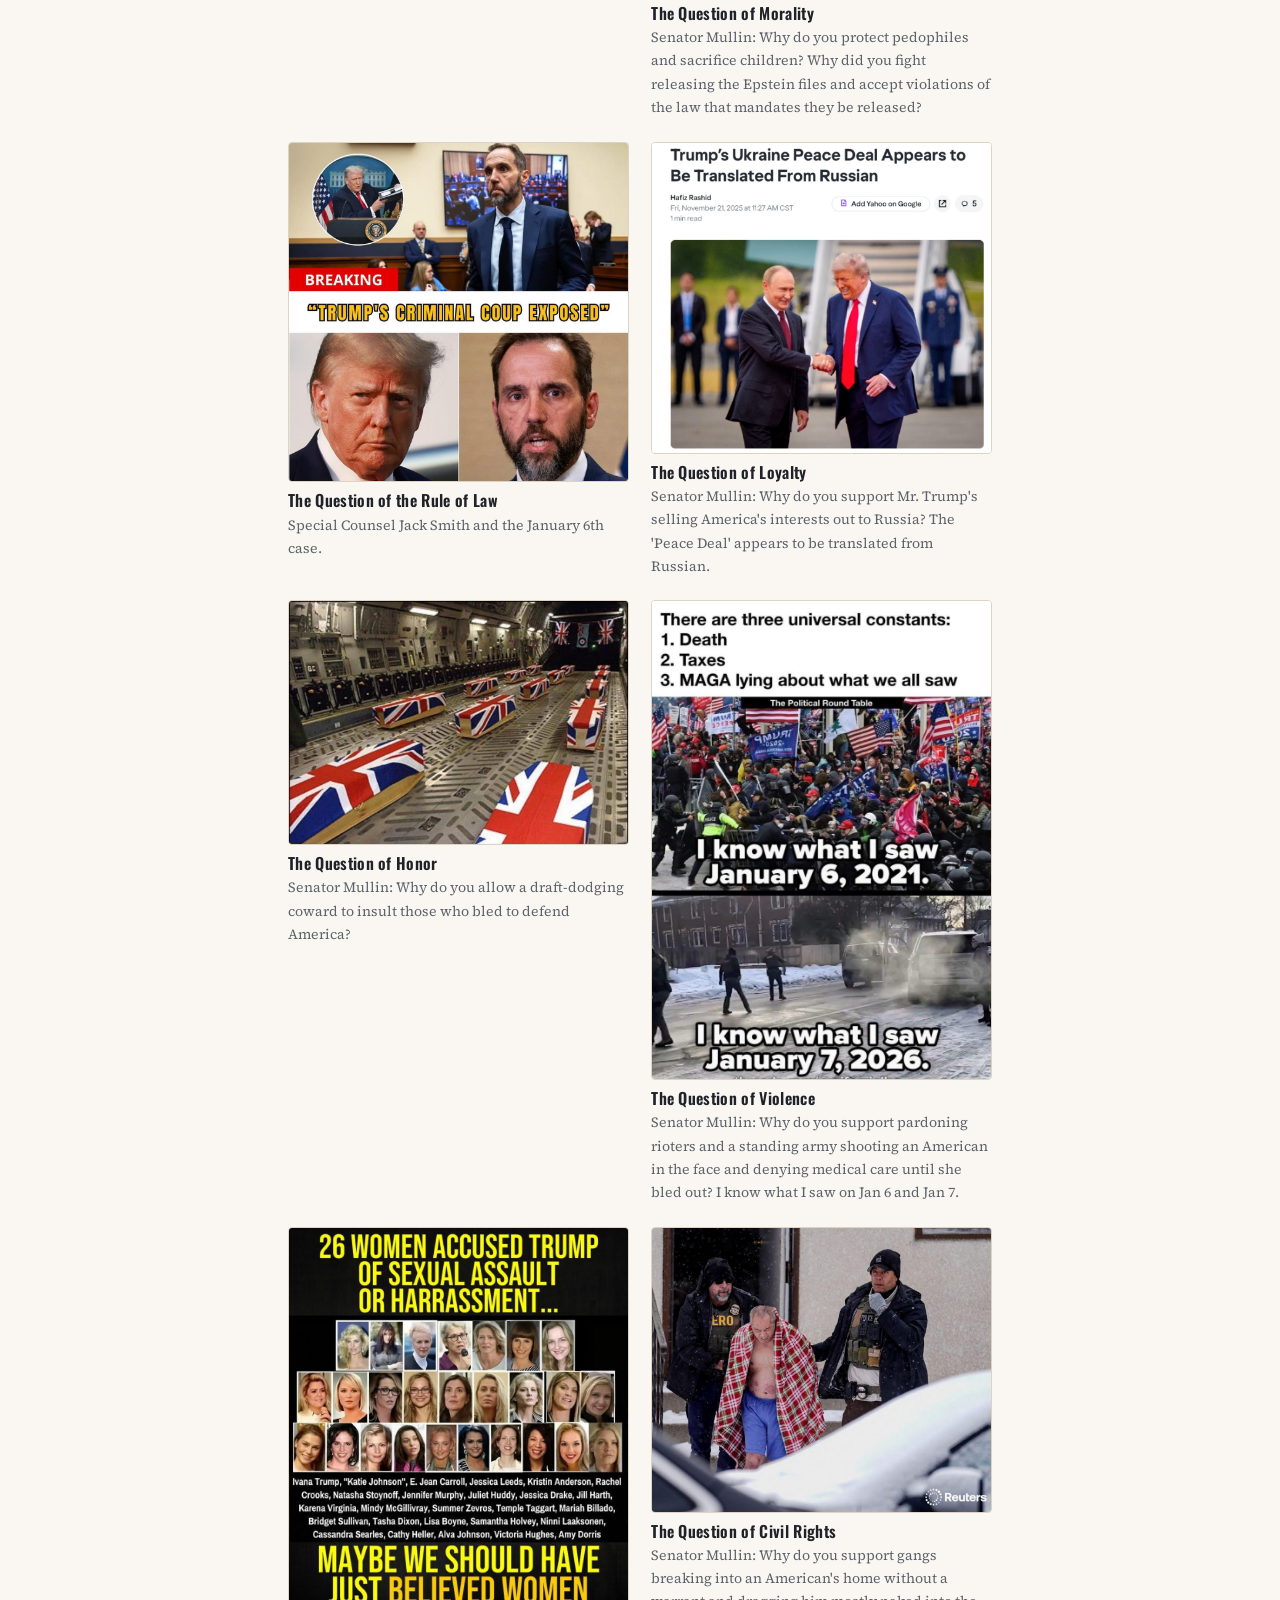
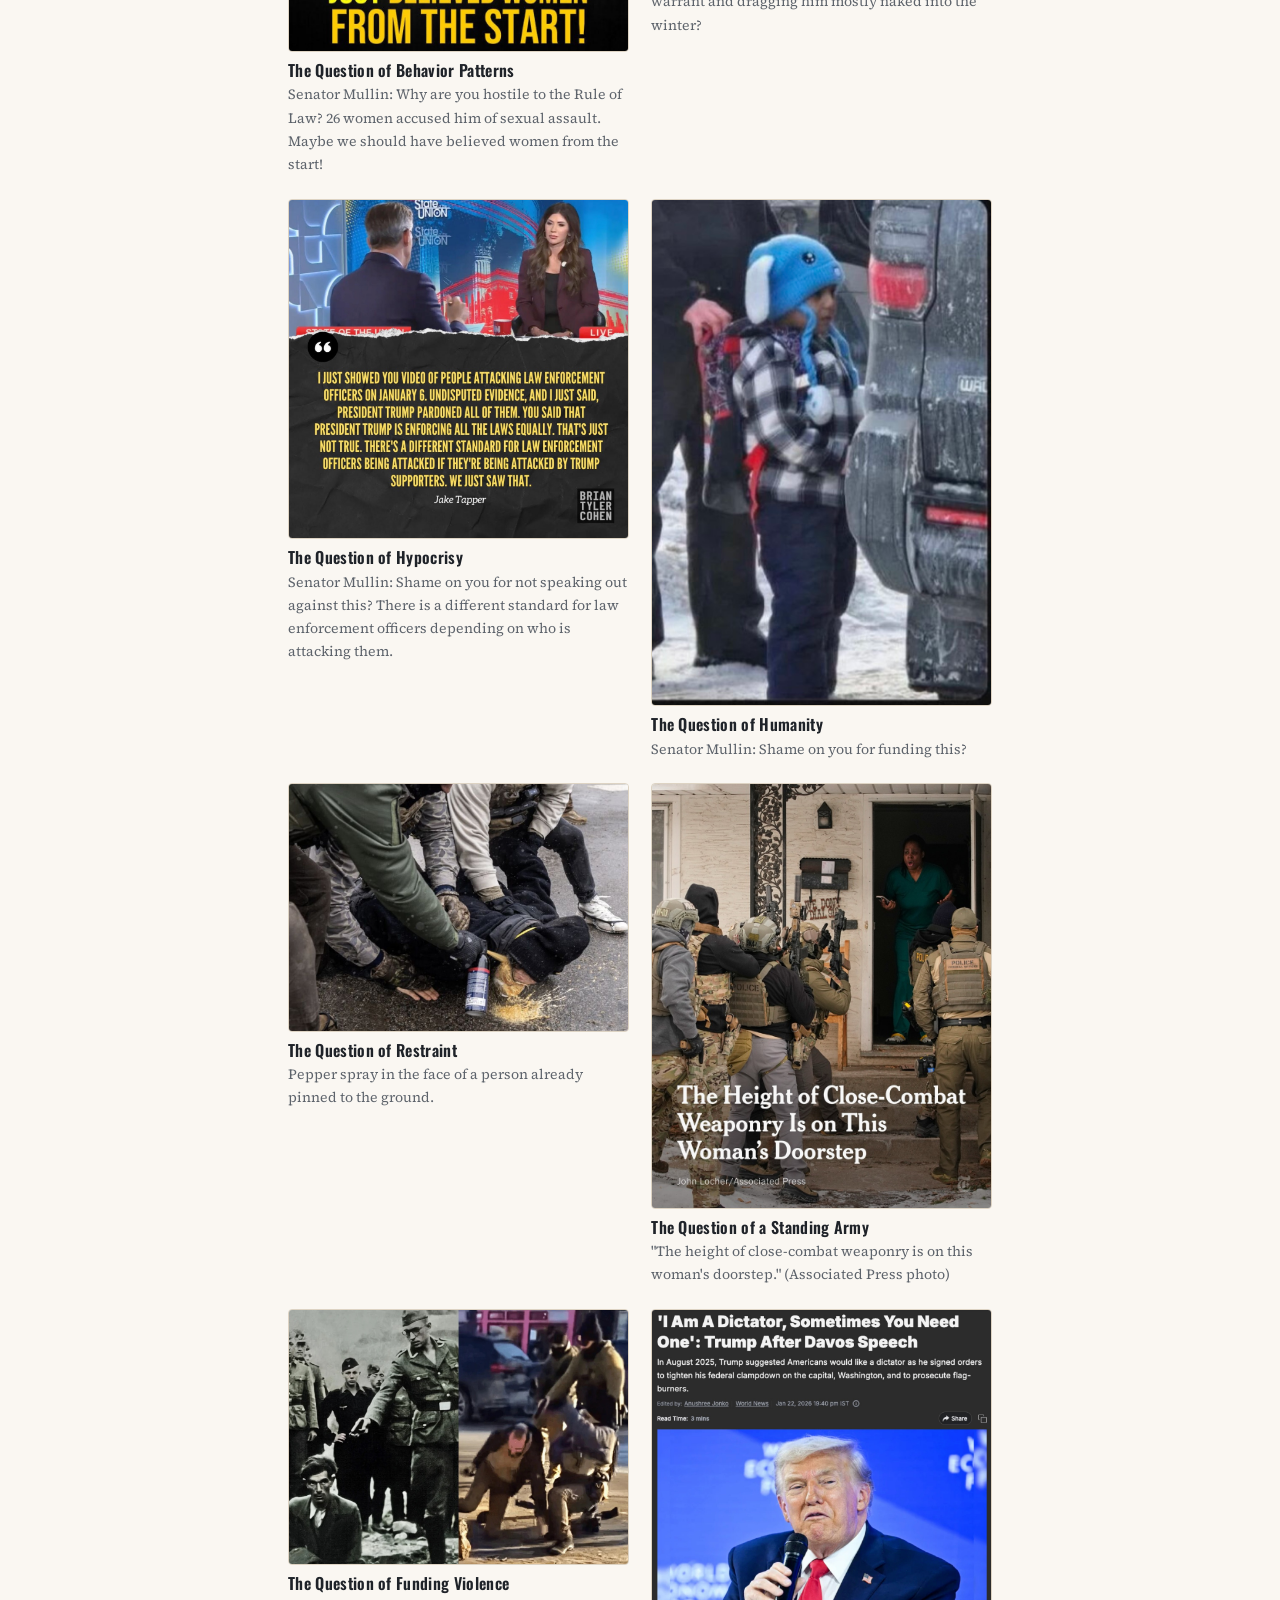
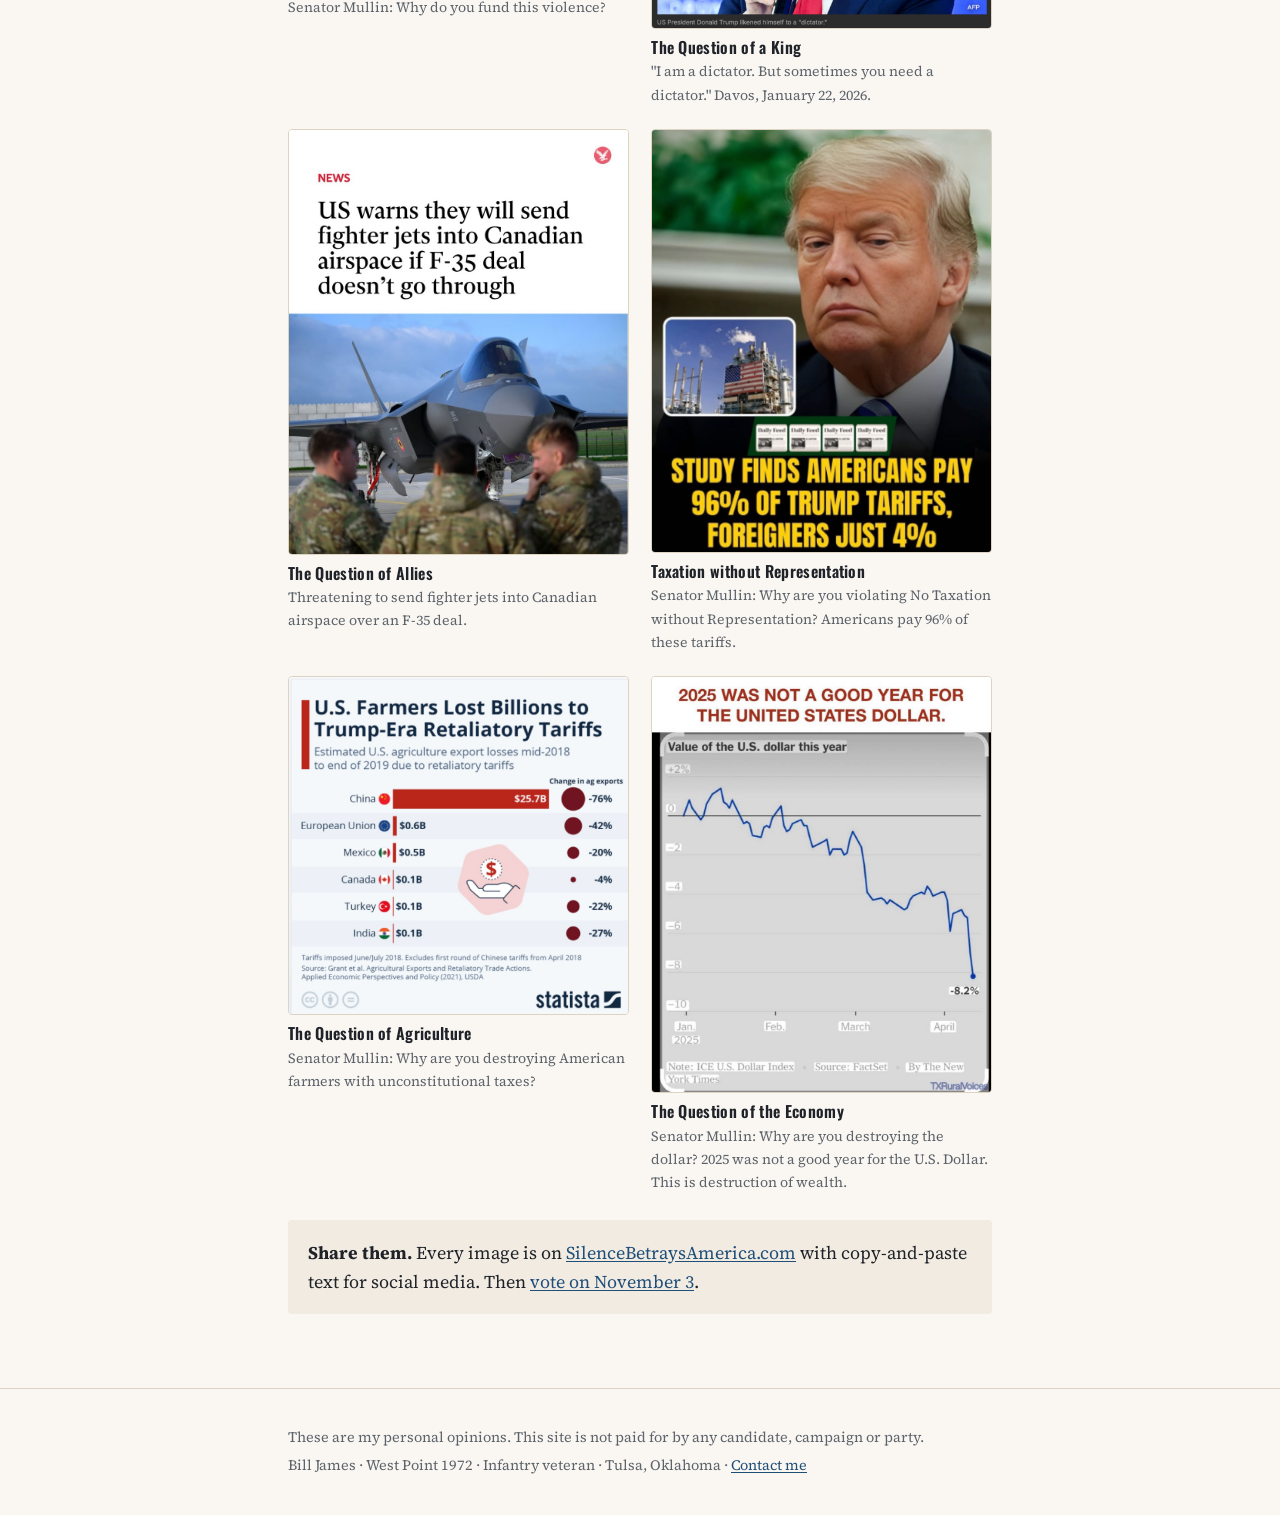
<file: why-blue.html>
<!doctype html>
<html lang="en">
<head>
<meta charset="utf-8">
<meta name="viewport" content="width=device-width, initial-scale=1">
<title>Why Blue — OK Veteran</title>
<meta name="description" content="Why a West Point graduate, infantry veteran and lifelong Republican is voting blue in 2026.">
<link rel="preconnect" href="https://fonts.googleapis.com">
<link rel="preconnect" href="https://fonts.gstatic.com" crossorigin>
<link rel="stylesheet" href="https://fonts.googleapis.com/css2?family=Oswald:wght@500;600;700&family=Source+Serif+4:ital,wght@0,400;0,600;1,400&display=swap">
<link rel="stylesheet" href="style.css">
</head>
<body class="blue">

<nav class="site-nav">
  <div class="container wide">
    <a class="brand" href="index.html">OK <span>Veteran</span></a>
    <a href="index.html">The Approach</a>
    <a href="elections-2026.html">Elections 2026</a>
    <a href="index.html#sites">The Sites</a>
    <a class="nav-blue" href="why-blue.html" aria-current="page">Why Blue</a>
  </div>
</nav>

<header class="hero">
  <div class="container">
    <p class="kicker">Why Blue</p>
    <h1>I was a Republican until Republicans went silent about January 6th</h1>
    <p class="lede">My name is Bill James. I am a 1972 West Point graduate and infantry veteran. I was a Republican from the
      day I left the Army in 1980. I ran for Congress as a Republican in 1982. My political views are conservative. They
      have not changed. The Republican Party has.</p>
  </div>
</header>

<main>
  <div class="container">

    <figure>
      <img src="images/betrayed/1_1982Congress.jpg" alt="1984 Guinness Book of World Records clipping of Bill James shaking 12,114 hands while running for Congress in 1982, beside a cartoon contrasting traditional conservatives (limited government, separation of powers, rule of law, free speech) with Trump conservatives">
      <figcaption>1982: running for Congress as a Republican. Traditional conservatives stood for limited government, separation of powers, the rule of law and free speech.</figcaption>
    </figure>

    <h2>What changed</h2>
    <p>I know what I saw on January 6th, 2021. So did every Senator and Congressman in the Capitol that day. Some of them
      said so at the time. Then they went silent, and they have stayed silent through the pardons, through "I am a
      dictator," and through "we shouldn't even have an election."</p>
    <p>We elected our Congressmen and Senators to represent us, not a part of us, not a party, and not the President. We
      granted them separate powers that they cannot delegate and the President cannot exercise. When they stay silent while
      those powers are taken, their silence is a vote.</p>
    <blockquote>"The people, by throwing themselves into either scale, will infallibly make it preponderate. If their rights
      are invaded by either, they can make use of the other as the instrument of redress."<cite>Alexander Hamilton, Federalist #28</cite></blockquote>

    <h2>Why blue is the conservative vote in 2026</h2>
    <p>The Constitution's design depends on ambition counteracting ambition. When one party holds the Presidency and both
      houses of Congress, and that party will not check its own leader, the check passes to us. Voting blue in 2026 is not
      a change in my principles. It is the only way left to hold the silence of Republicans accountable for their repeated
      violations of the Constitution, and to put Congress back in a position to do its job.</p>
    <p>In the 2026 and 2028 elections, I will do everything I can to hold that silence accountable. In Oklahoma that means
      asking Senators Mullin and Lankford, and Congressman Hern of Tulsa, the questions below.</p>

    <figure>
      <img src="images/betrayed/0_Hammer_TrumpPutin_Sellout.jpg" alt="Vote Blue: Hern is silent, Lankford is silent, Tedford is silent. A hammer and sickle in stars and stripes over Trump and Putin on the phone, captioned: betraying soldiers and allies to trade blood for diesel. www.OKVeteran.com">
      <figcaption>Silence betrays soldiers and allies.</figcaption>
    </figure>

    <h2>Silence betrays America</h2>
    <p class="muted">Questions for Senator Mullin and Oklahoma's delegation, from
      <a href="https://www.dividedsovereignty.com/betrayamerica/">SilenceBetraysAmerica.com</a>, where each image has a button
      to copy it to X, Facebook or Truth Social. Click any image for full size.</p>
    <div class="gallery">
      <figure><a href="images/betrayed/2_GeneralCommentsOnTrump.jpg"><img src="images/betrayed/2_GeneralCommentsOnTrump.jpg" alt="The Question of Ignoring Warnings: Senator Mullin: Why are you ignoring warnings by Trump&#x27;s staff from his first term?" loading="lazy"></a><figcaption><strong>The Question of Ignoring Warnings</strong>Senator Mullin: Why are you ignoring warnings by Trump&#x27;s staff from his first term?</figcaption></figure>
      <figure><a href="images/betrayed/2_TrumpRemindsMeOfMyDaughter.jpg"><img src="images/betrayed/2_TrumpRemindsMeOfMyDaughter.jpg" alt="The Question of Morality: Senator Mullin: Why do you protect pedophiles and sacrifice children? Why did you fight releasing the Epstein files and accept violations of the law that mandates they be released?" loading="lazy"></a><figcaption><strong>The Question of Morality</strong>Senator Mullin: Why do you protect pedophiles and sacrifice children? Why did you fight releasing the Epstein files and accept violations of the law that mandates they be released?</figcaption></figure>
      <figure><a href="images/betrayed/3_TrumpJackSmith.jpg"><img src="images/betrayed/3_TrumpJackSmith.jpg" alt="The Question of the Rule of Law: Special Counsel Jack Smith and the January 6th case." loading="lazy"></a><figcaption><strong>The Question of the Rule of Law</strong>Special Counsel Jack Smith and the January 6th case.</figcaption></figure>
      <figure><a href="images/betrayed/3_TrumpandPutin.jpg"><img src="images/betrayed/3_TrumpandPutin.jpg" alt="The Question of Loyalty: Senator Mullin: Why do you support Mr. Trump&#x27;s selling America&#x27;s interests out to Russia? The &#x27;Peace Deal&#x27; appears to be translated from Russian." loading="lazy"></a><figcaption><strong>The Question of Loyalty</strong>Senator Mullin: Why do you support Mr. Trump&#x27;s selling America&#x27;s interests out to Russia? The &#x27;Peace Deal&#x27; appears to be translated from Russian.</figcaption></figure>
      <figure><a href="images/betrayed/4_DeadBritVeterans.jpg"><img src="images/betrayed/4_DeadBritVeterans.jpg" alt="The Question of Honor: Senator Mullin: Why do you allow a draft-dodging coward to insult those who bled to defend America?" loading="lazy"></a><figcaption><strong>The Question of Honor</strong>Senator Mullin: Why do you allow a draft-dodging coward to insult those who bled to defend America?</figcaption></figure>
      <figure><a href="images/betrayed/5_PardoningJan6Violence.jpg"><img src="images/betrayed/5_PardoningJan6Violence.jpg" alt="The Question of Violence: Senator Mullin: Why do you support pardoning rioters and a standing army shooting an American in the face and denying medical care until she bled out? I know what I saw on Jan 6 and Jan 7." loading="lazy"></a><figcaption><strong>The Question of Violence</strong>Senator Mullin: Why do you support pardoning rioters and a standing army shooting an American in the face and denying medical care until she bled out? I know what I saw on Jan 6 and Jan 7.</figcaption></figure>
      <figure><a href="images/betrayed/7_26WomenAccuseTrump.jpg"><img src="images/betrayed/7_26WomenAccuseTrump.jpg" alt="The Question of Behavior Patterns: Senator Mullin: Why are you hostile to the Rule of Law? 26 women accused him of sexual assault. Maybe we should have believed women from the start!" loading="lazy"></a><figcaption><strong>The Question of Behavior Patterns</strong>Senator Mullin: Why are you hostile to the Rule of Law? 26 women accused him of sexual assault. Maybe we should have believed women from the start!</figcaption></figure>
      <figure><a href="images/betrayed/7_MNManDragOutInWinter.jpg"><img src="images/betrayed/7_MNManDragOutInWinter.jpg" alt="The Question of Civil Rights: Senator Mullin: Why do you support gangs breaking into an American&#x27;s home without a warrant and dragging him mostly naked into the winter?" loading="lazy"></a><figcaption><strong>The Question of Civil Rights</strong>Senator Mullin: Why do you support gangs breaking into an American&#x27;s home without a warrant and dragging him mostly naked into the winter?</figcaption></figure>
      <figure><a href="images/betrayed/8Noem_PardonJan6_v_PeacefulProtesters.jpg"><img src="images/betrayed/8Noem_PardonJan6_v_PeacefulProtesters.jpg" alt="The Question of Hypocrisy: Senator Mullin: Shame on you for not speaking out against this? There is a different standard for law enforcement officers depending on who is attacking them." loading="lazy"></a><figcaption><strong>The Question of Hypocrisy</strong>Senator Mullin: Shame on you for not speaking out against this? There is a different standard for law enforcement officers depending on who is attacking them.</figcaption></figure>
      <figure><a href="images/betrayed/9_LttleBoyCaptured.jpg"><img src="images/betrayed/9_LttleBoyCaptured.jpg" alt="The Question of Humanity: Senator Mullin: Shame on you for funding this?" loading="lazy"></a><figcaption><strong>The Question of Humanity</strong>Senator Mullin: Shame on you for funding this?</figcaption></figure>
      <figure><a href="images/betrayed/10_ICE_PepperSprayRestrainedPerson.jpg"><img src="images/betrayed/10_ICE_PepperSprayRestrainedPerson.jpg" alt="The Question of Restraint: Pepper spray in the face of a person already pinned to the ground." loading="lazy"></a><figcaption><strong>The Question of Restraint</strong>Pepper spray in the face of a person already pinned to the ground.</figcaption></figure>
      <figure><a href="images/betrayed/TroopsOnWomansDoor.jpg"><img src="images/betrayed/TroopsOnWomansDoor.jpg" alt="The Question of a Standing Army: &quot;The height of close-combat weaponry is on this woman&#x27;s doorstep.&quot; (Associated Press photo)" loading="lazy"></a><figcaption><strong>The Question of a Standing Army</strong>&quot;The height of close-combat weaponry is on this woman&#x27;s doorstep.&quot; (Associated Press photo)</figcaption></figure>
      <figure><a href="images/betrayed/one_and_the_same.jpg"><img src="images/betrayed/one_and_the_same.jpg" alt="The Question of Funding Violence: Senator Mullin: Why do you fund this violence?" loading="lazy"></a><figcaption><strong>The Question of Funding Violence</strong>Senator Mullin: Why do you fund this violence?</figcaption></figure>
      <figure><a href="images/betrayed/15_Iamadictator.jpg"><img src="images/betrayed/15_Iamadictator.jpg" alt="The Question of a King: &quot;I am a dictator. But sometimes you need a dictator.&quot; Davos, January 22, 2026." loading="lazy"></a><figcaption><strong>The Question of a King</strong>&quot;I am a dictator. But sometimes you need a dictator.&quot; Davos, January 22, 2026.</figcaption></figure>
      <figure><a href="images/betrayed/ViolationCanadiaAirSpace.jpg"><img src="images/betrayed/ViolationCanadiaAirSpace.jpg" alt="The Question of Allies: Threatening to send fighter jets into Canadian airspace over an F-35 deal." loading="lazy"></a><figcaption><strong>The Question of Allies</strong>Threatening to send fighter jets into Canadian airspace over an F-35 deal.</figcaption></figure>
      <figure><a href="images/betrayed/13_TariffsAreTaxes96pcPaidByAmericans.jpg"><img src="images/betrayed/13_TariffsAreTaxes96pcPaidByAmericans.jpg" alt="Taxation without Representation: Senator Mullin: Why are you violating No Taxation without Representation? Americans pay 96% of these tariffs." loading="lazy"></a><figcaption><strong>Taxation without Representation</strong>Senator Mullin: Why are you violating No Taxation without Representation? Americans pay 96% of these tariffs.</figcaption></figure>
      <figure><a href="images/betrayed/14_DestoryingFarmEconomy.jpg"><img src="images/betrayed/14_DestoryingFarmEconomy.jpg" alt="The Question of Agriculture: Senator Mullin: Why are you destroying American farmers with unconstitutional taxes?" loading="lazy"></a><figcaption><strong>The Question of Agriculture</strong>Senator Mullin: Why are you destroying American farmers with unconstitutional taxes?</figcaption></figure>
      <figure><a href="images/betrayed/11_10pcDollarDecline.jpg"><img src="images/betrayed/11_10pcDollarDecline.jpg" alt="The Question of the Economy: Senator Mullin: Why are you destroying the dollar? 2025 was not a good year for the U.S. Dollar. This is destruction of wealth." loading="lazy"></a><figcaption><strong>The Question of the Economy</strong>Senator Mullin: Why are you destroying the dollar? 2025 was not a good year for the U.S. Dollar. This is destruction of wealth.</figcaption></figure>
    </div>

    <div class="callout">
      <p><strong>Share them.</strong> Every image is on <a href="https://www.dividedsovereignty.com/betrayamerica/">SilenceBetraysAmerica.com</a>
        with copy-and-paste text for social media. Then <a href="elections-2026.html">vote on November 3</a>.</p>
    </div>

  </div>
</main>

<footer>
  <div class="container">
    <p>These are my personal opinions. This site is not paid for by any candidate, campaign or party.</p>
    <p>Bill James &middot; West Point 1972 &middot; Infantry veteran &middot; Tulsa, Oklahoma &middot; <a href="https://www.dividedsovereignty.com/contact/">Contact me</a></p>
  </div>
</footer>

</body>
</html>
</file>
<file: style.css>
/* OK Veteran — personal opinion site of Bill James. Red earth and prairie sky. */
:root {
  --bg: #faf7f2; --surface: #f1ebe1; --fg: #1f2329; --muted: #5d636b; --rule: #ddd3c3;
  --accent: #9b3418; --accent-2: #1f4e79; --blue: #1a4fa8; --on-accent: #ffffff;
  color-scheme: light;
}
@media (prefers-color-scheme: dark) {
  :root { --bg: #15181c; --surface: #1e2328; --fg: #ece6dc; --muted: #a2a8b0; --rule: #313840;
          --accent: #e0805f; --accent-2: #8bb8e0; --blue: #7fb0ff; --on-accent: #15181c; color-scheme: dark; }
}
* { box-sizing: border-box; }
html { -webkit-text-size-adjust: 100%; }
body { margin: 0; background: var(--bg); color: var(--fg);
       font: 18px/1.65 "Source Serif 4", Georgia, "Times New Roman", serif; }
img { max-width: 100%; height: auto; display: block; }
a { color: var(--accent-2); text-underline-offset: 2px; }
.container { max-width: 46rem; margin: 0 auto; padding-inline: 16px; }
.wide { max-width: 64rem; }

/* nav */
.site-nav { border-bottom: 1px solid var(--rule); }
.site-nav .container { display: flex; flex-wrap: wrap; align-items: baseline; gap: .25rem 1.25rem; padding-block: .8rem; }
.brand { font: 700 1.15rem/1 "Oswald", "Arial Narrow", sans-serif; letter-spacing: .06em; text-transform: uppercase;
         color: var(--fg); text-decoration: none; margin-right: auto; }
.brand span { color: var(--accent); }
.site-nav a:not(.brand) { font: 500 .95rem/1.4 "Oswald", "Arial Narrow", sans-serif; letter-spacing: .04em;
         text-transform: uppercase; color: var(--muted); text-decoration: none; }
.site-nav a[aria-current="page"], .site-nav a:not(.brand):hover { color: var(--accent); }

/* type */
h1, h2, h3 { font-family: "Oswald", "Arial Narrow", sans-serif; font-weight: 600; line-height: 1.15; text-wrap: balance; }
h1 { font-size: clamp(2.2rem, 6vw, 3.4rem); margin: 0 0 .5rem; letter-spacing: .01em; }
h2 { font-size: 1.75rem; margin: 2.8rem 0 .6rem; }
h3 { font-size: 1.2rem; margin: 1.6rem 0 .3rem; }
.kicker { font: 500 .85rem/1 "Oswald", "Arial Narrow", sans-serif; letter-spacing: .14em; text-transform: uppercase; color: var(--accent); margin: 0 0 .8rem; }
.lede { font-size: 1.22rem; color: var(--fg); }
.muted { color: var(--muted); }
blockquote { margin: 1.4rem 0; padding: .2rem 0 .2rem 1.1rem; border-left: 3px solid var(--accent); color: var(--muted); font-style: italic; }
blockquote cite { display: block; font-style: normal; font-size: .9rem; margin-top: .3rem; }

/* sections */
header.hero { padding-block: 3rem 1.5rem; }
main { padding-block: 0 3rem; }
figure { margin: 1.8rem 0; }
figure img { border-radius: 4px; border: 1px solid var(--rule); }
figcaption { font-size: .88rem; color: var(--muted); margin-top: .5rem; }
.chain { display: grid; gap: .6rem; padding: 0; margin: 1.2rem 0; list-style: none; counter-reset: c; }
.chain li { counter-increment: c; display: grid; grid-template-columns: 2.2rem 1fr; gap: .6rem; align-items: baseline; }
.chain li::before { content: counter(c); font: 600 1.3rem/1 "Oswald", sans-serif; color: var(--accent); }
.callout { background: var(--surface); border-radius: 4px; padding: 1.1rem 1.25rem; margin: 1.6rem 0; }
.callout > :first-child { margin-top: 0; } .callout > :last-child { margin-bottom: 0; }
.date-big { font: 600 2rem/1.1 "Oswald", sans-serif; color: var(--accent); margin: 0; }

/* site directory */
.sites { display: grid; grid-template-columns: repeat(auto-fit, minmax(15rem, 1fr)); gap: 1rem; margin: 1.2rem 0; }
.sites a { display: block; padding: .9rem 1rem; border: 1px solid var(--rule); border-radius: 4px; text-decoration: none; color: var(--fg); min-width: 0; }
.sites a:hover { border-color: var(--accent); }
.sites strong { display: block; font: 600 1rem/1.3 "Oswald", sans-serif; letter-spacing: .02em; color: var(--accent-2); overflow-wrap: anywhere; }
.sites span { display: block; font-size: .9rem; color: var(--muted); line-height: 1.45; margin-top: .2rem; }

ol.questions { padding-left: 1.4rem; } ol.questions li { margin: .7rem 0; }
.btn { display: inline-block; background: var(--accent); color: var(--on-accent); padding: .55rem 1rem; border-radius: 4px;
       font: 500 .95rem/1.2 "Oswald", sans-serif; letter-spacing: .05em; text-transform: uppercase; text-decoration: none; }

footer { border-top: 1px solid var(--rule); padding-block: 2rem; font-size: .9rem; color: var(--muted); }
footer p { margin: .3rem 0; }

/* Why Blue */
.site-nav a.nav-blue, .site-nav a.nav-blue:hover, .site-nav a.nav-blue[aria-current="page"] { color: var(--blue); }
.site-nav a.nav-blue[aria-current="page"] { text-decoration: underline; text-underline-offset: 6px; }
.blue .kicker, .blue .date-big, .blue h1 span { color: var(--blue); }
.blue blockquote { border-left-color: var(--blue); }
.gallery { display: grid; grid-template-columns: repeat(auto-fill, minmax(17rem, 1fr)); gap: 1.4rem; margin: 1.4rem 0; }
.gallery figure { margin: 0; min-width: 0; }
.gallery a { display: block; }
.gallery figcaption strong { display: block; color: var(--fg); font: 600 1rem/1.3 "Oswald", sans-serif; letter-spacing: .02em; margin-bottom: .15rem; }
</file>
